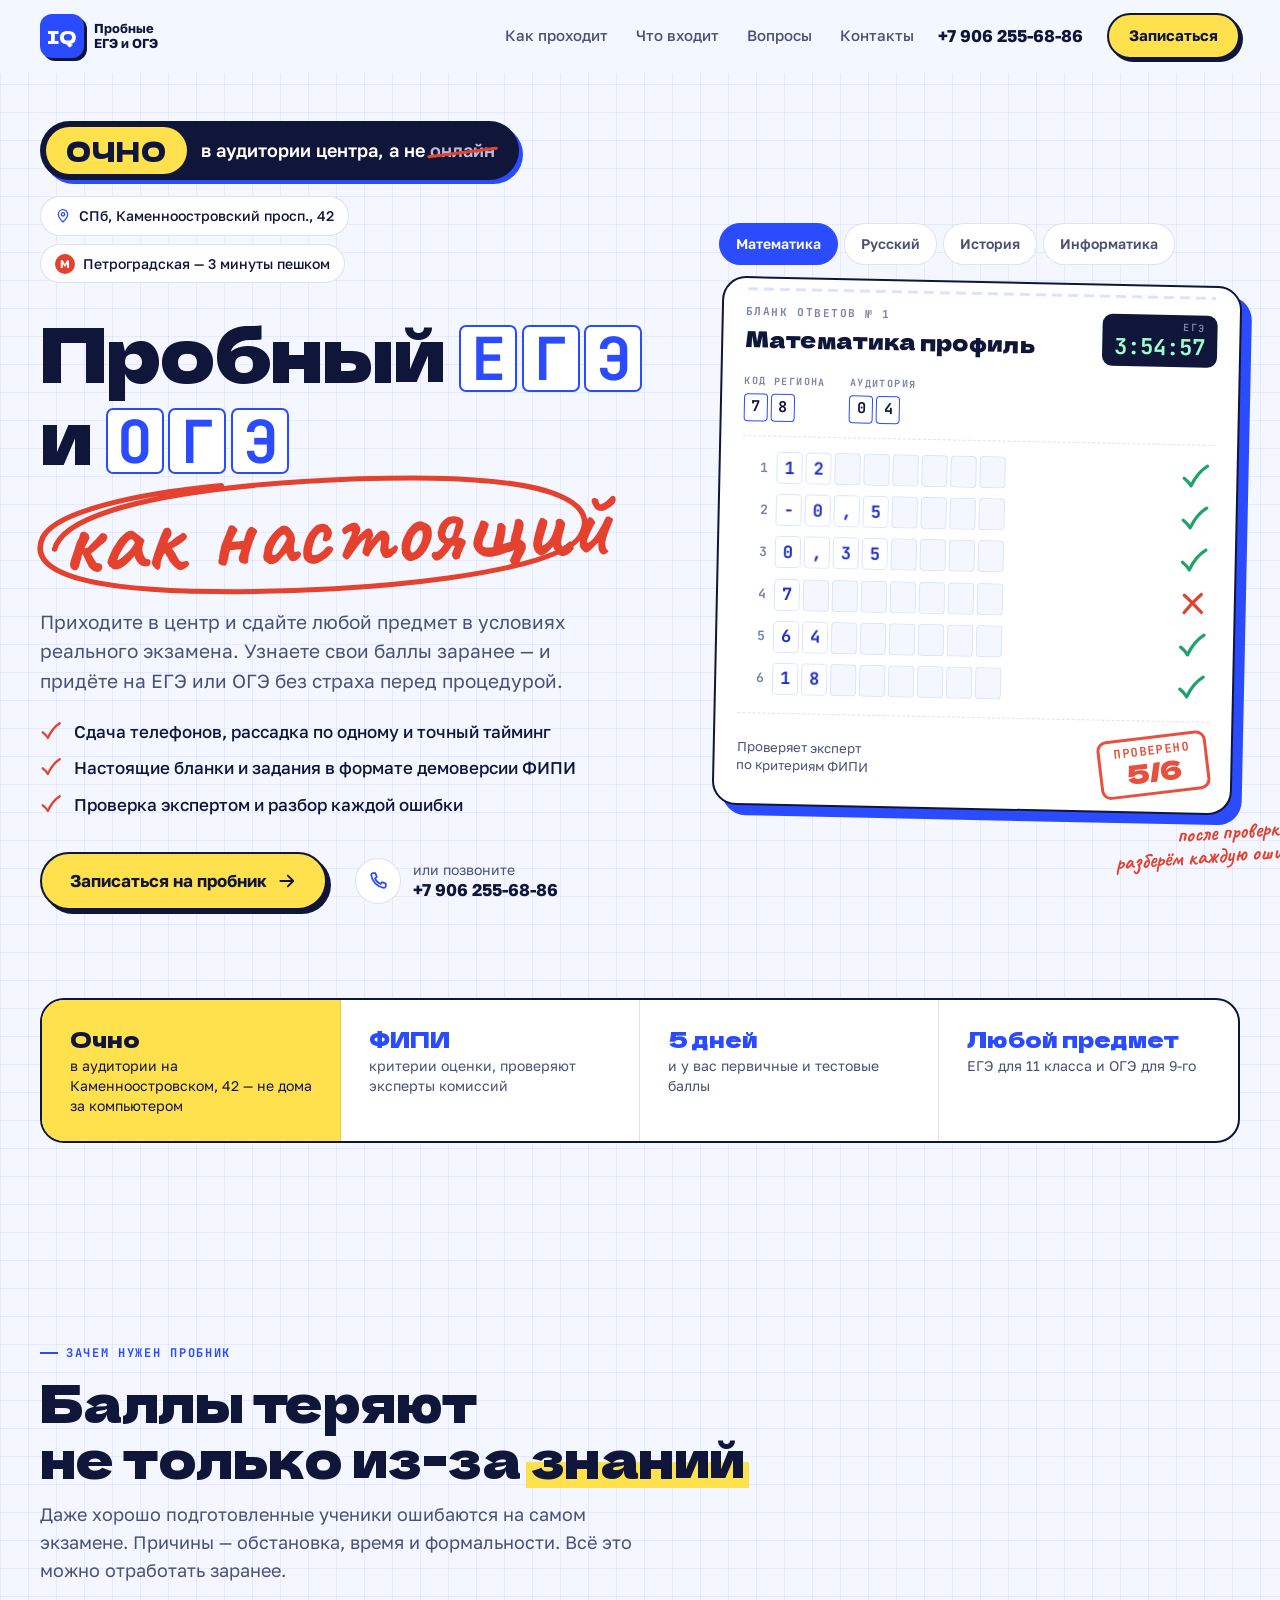
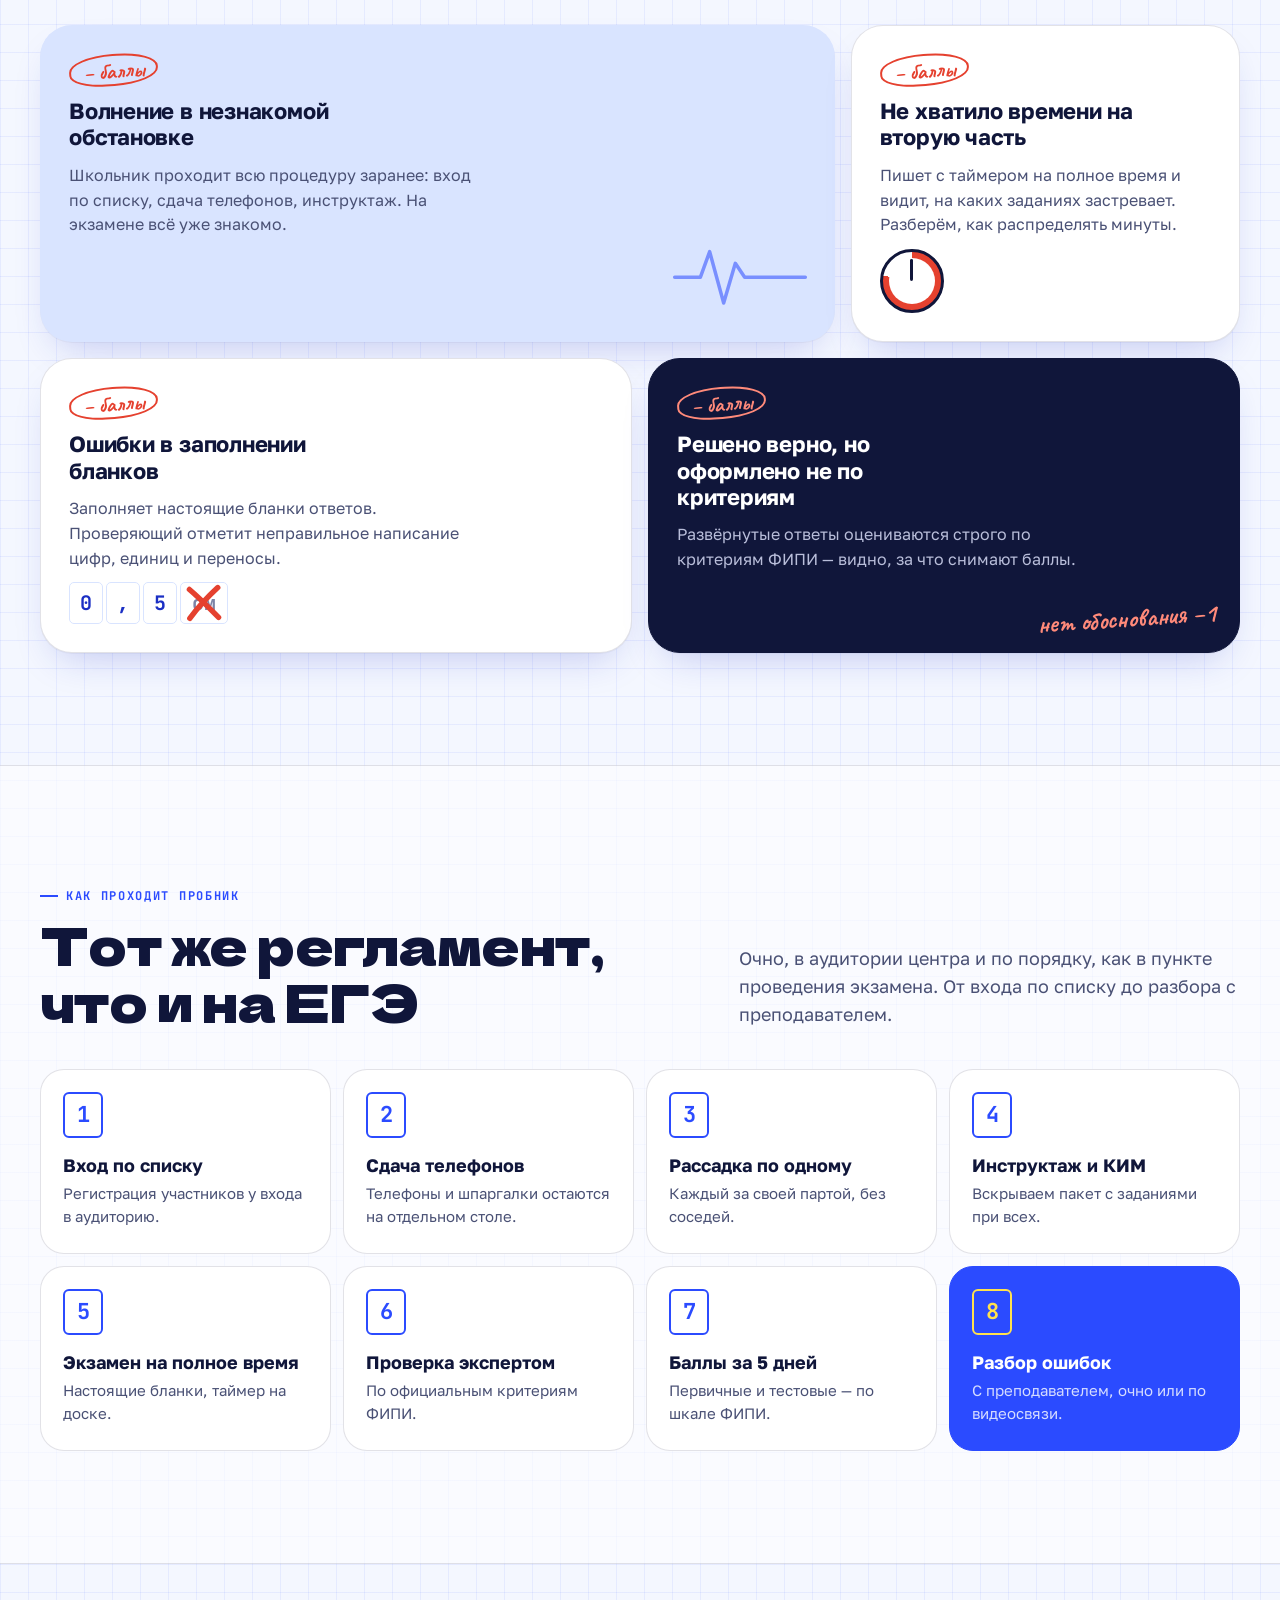
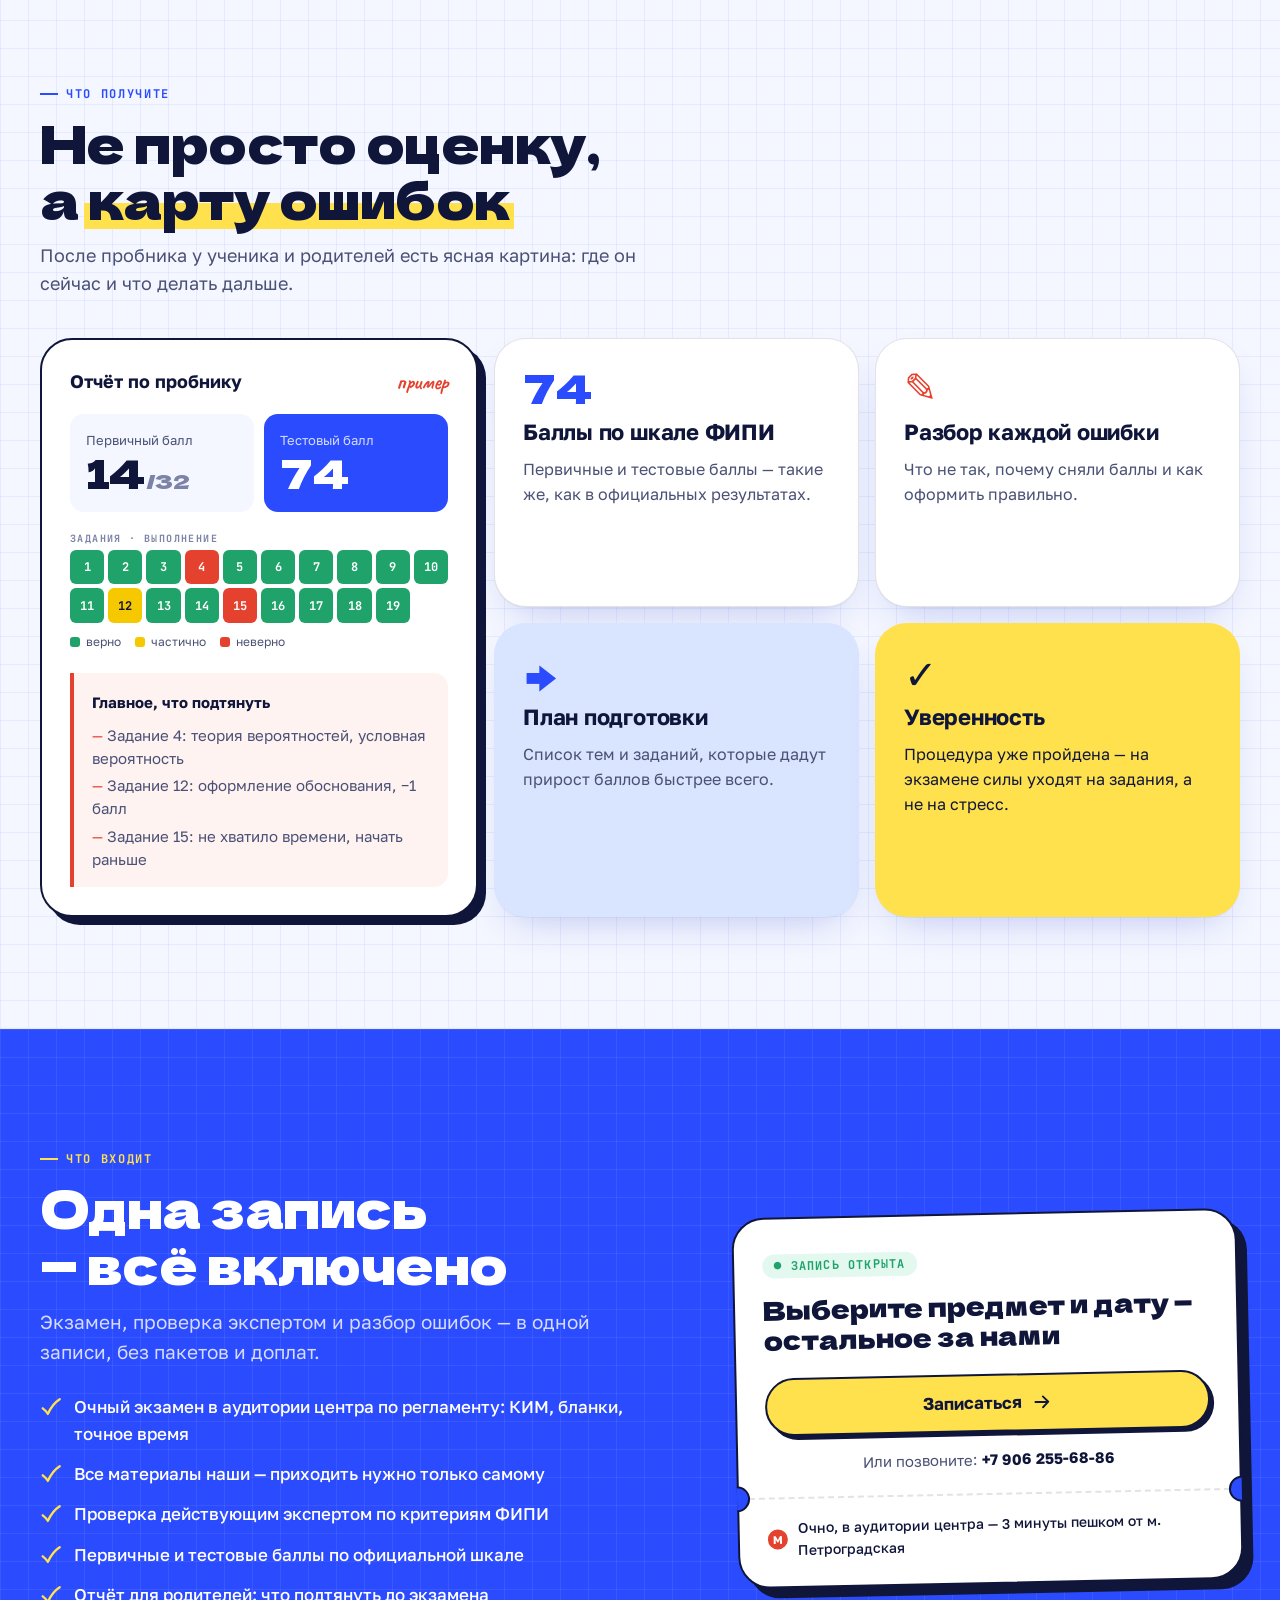
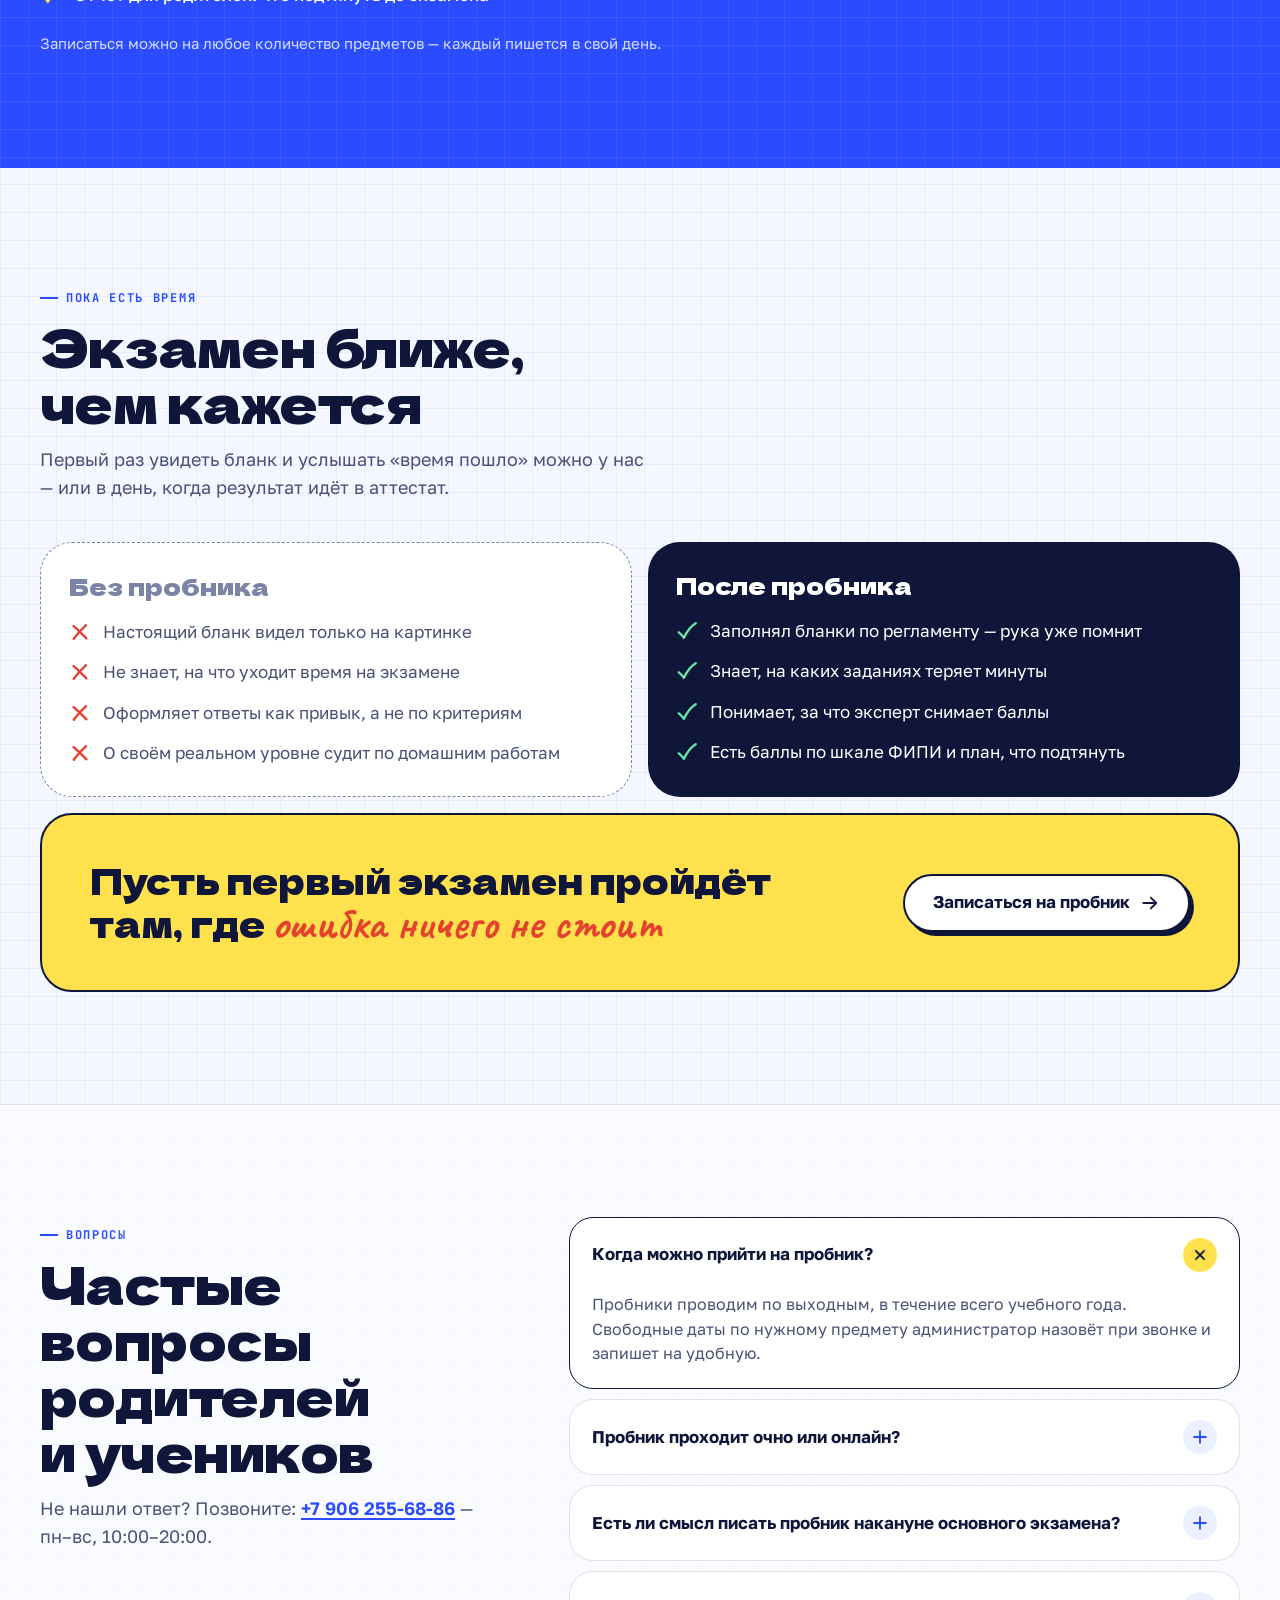
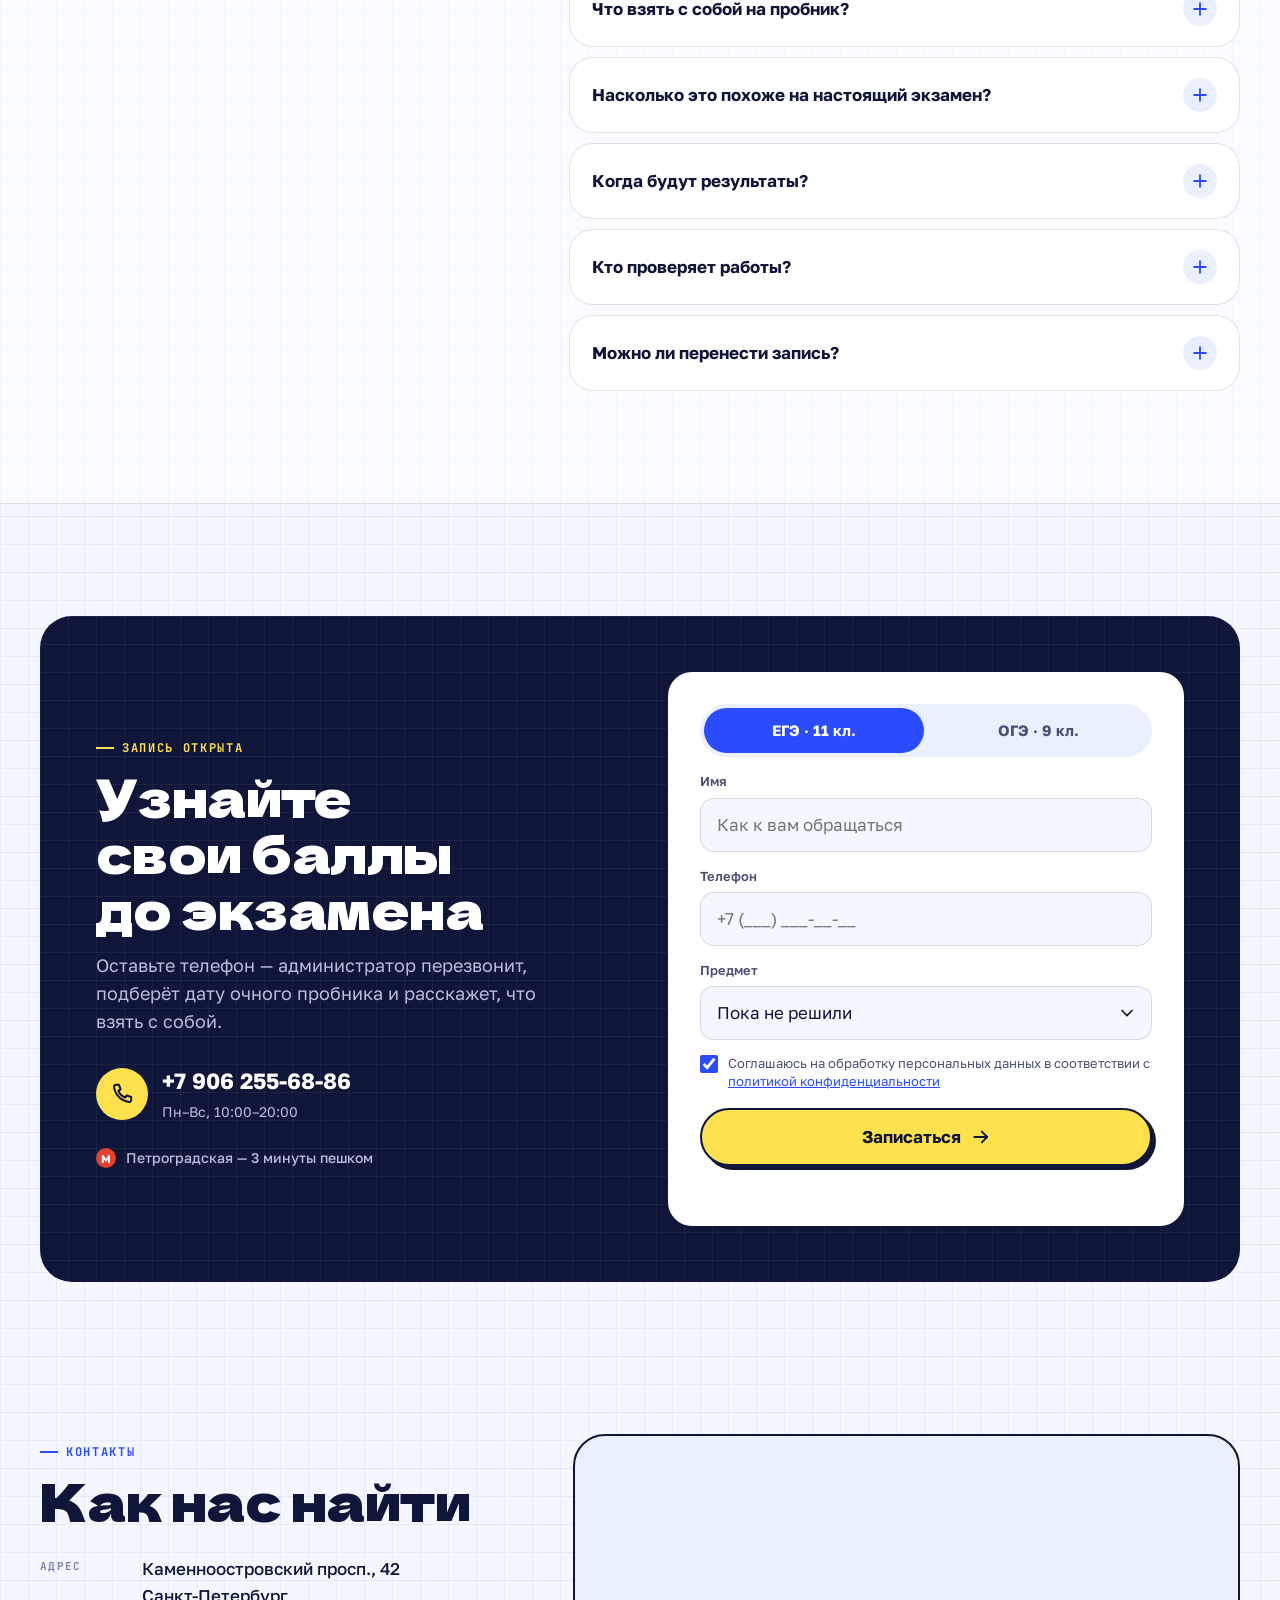
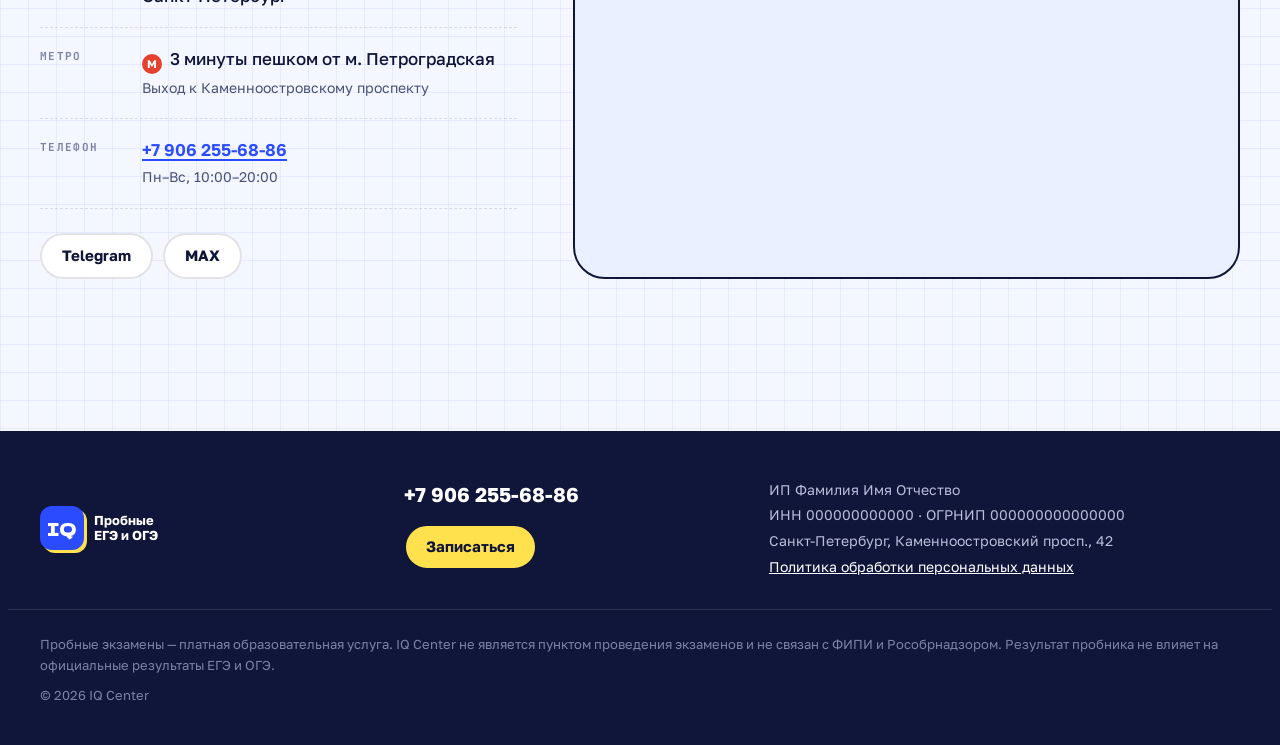
<file: index.html>
<!doctype html>
<html lang="ru">
<head>
  <meta charset="utf-8">
  <meta name="viewport" content="width=device-width, initial-scale=1">
  <title>Пробный ЕГЭ и ОГЭ очно в Санкт-Петербурге — как на настоящем экзамене | IQ Center</title>
  <meta name="description" content="Очные пробные экзамены ЕГЭ и ОГЭ по всем предметам в условиях реального экзамена: бланки, регламент, тайминг. Проверка экспертами по критериям ФИПИ и разбор ошибок. 3 минуты пешком от метро Петроградская.">
  <meta name="theme-color" content="#2B4BFF">
  <link rel="canonical" href="https://example.ru/">
  <link rel="icon" href="favicon.svg" type="image/svg+xml">

  <meta property="og:type" content="website">
  <meta property="og:locale" content="ru_RU">
  <meta property="og:site_name" content="IQ Center">
  <meta property="og:title" content="Пробный ЕГЭ и ОГЭ очно в Санкт-Петербурге — как на настоящем экзамене">
  <meta property="og:description" content="Очно, по регламенту, на настоящих бланках. Проверка экспертом по критериям ФИПИ и разбор каждой ошибки. 3 минуты от м. Петроградская.">
  <meta property="og:url" content="https://example.ru/">

  <link rel="preconnect" href="https://fonts.googleapis.com">
  <link rel="preconnect" href="https://fonts.gstatic.com" crossorigin>
  <link href="https://fonts.googleapis.com/css2?family=Caveat:wght@500;700&family=Dela+Gothic+One&family=Golos+Text:wght@400;500;600;700&family=JetBrains+Mono:wght@500;700&display=swap" rel="stylesheet">
  <link rel="stylesheet" href="assets/css/style.css">

  <script type="application/ld+json">
  [{"@context":"https://schema.org","@type":["EducationalOrganization","LocalBusiness"],"name":"IQ Center","description":"Пробные экзамены ЕГЭ и ОГЭ по всем предметам в условиях реального экзамена: бланки, регламент, тайминг. Проверка экспертами по критериям ФИПИ и разбор ошибок. 3 минуты пешком от метро Петроградская.","url":"https://example.ru","telephone":"+7 906 255-68-86","address":{"@type":"PostalAddress","streetAddress":"Каменноостровский просп., 42","addressLocality":"Санкт-Петербург","postalCode":"197022","addressCountry":"RU"},"geo":{"@type":"GeoCoordinates","latitude":59.966858,"longitude":30.309644},"openingHours":"Mo-Su 10:00-20:00"},
  {"@context":"https://schema.org","@type":"Service","name":"Пробный экзамен ЕГЭ или ОГЭ","provider":{"@type":"EducationalOrganization","name":"IQ Center"},"areaServed":"Санкт-Петербург"},
  {"@context":"https://schema.org","@type":"FAQPage","mainEntity":[
    {"@type":"Question","name":"Когда можно прийти на пробник?","acceptedAnswer":{"@type":"Answer","text":"Пробники проводим по выходным, в течение всего учебного года. Свободные даты по нужному предмету администратор назовёт при звонке и запишет на удобную."}},
    {"@type":"Question","name":"Пробник проходит очно или онлайн?","acceptedAnswer":{"@type":"Answer","text":"Только очно, в аудитории центра на Каменноостровском проспекте, 42 — в этом и смысл. Дома невозможно повторить экзаменационную обстановку: рассадку по одному, сданные телефоны, бумажные бланки и человека, который следит за временем. Онлайн-тесты мы не проводим."}},
    {"@type":"Question","name":"Есть ли смысл писать пробник накануне основного экзамена?","acceptedAnswer":{"@type":"Answer","text":"Да. Пробник за несколько дней до экзамена снимает тревогу: ученик ещё раз проходит всю процедуру, привыкает к обстановке, ритму и времени — и на экзамен приходит как на уже знакомое событие. Важно: результаты такого пробника мы сообщаем только после основного экзамена, чтобы баллы не выбили из колеи в последние дни. Его задача — настроиться, а не проверить себя."}},
    {"@type":"Question","name":"Что взять с собой на пробник?","acceptedAnswer":{"@type":"Answer","text":"Ничего брать не нужно — всё предоставим: бланки, задания, ручки, черновики и разрешённые материалы по вашему предмету."}},
    {"@type":"Question","name":"Насколько это похоже на настоящий экзамен?","acceptedAnswer":{"@type":"Answer","text":"Воспроизводим регламент: вход по списку, сдача телефонов, рассадка по одному, инструктаж, вскрытие пакета с КИМ, заполнение бланков и точное время. Задания — в формате актуальной демоверсии ФИПИ."}},
    {"@type":"Question","name":"Когда будут результаты?","acceptedAnswer":{"@type":"Answer","text":"Первичные и тестовые баллы — в течение 5 рабочих дней. Затем разбор с преподавателем: очно в центре или по видеосвязи, как удобнее."}},
    {"@type":"Question","name":"Кто проверяет работы?","acceptedAnswer":{"@type":"Answer","text":"Действующие эксперты предметных комиссий ЕГЭ и ОГЭ. Задания с развёрнутым ответом проверяются по официальным критериям ФИПИ — так же, как на настоящем экзамене."}},
    {"@type":"Question","name":"Можно ли перенести запись?","acceptedAnswer":{"@type":"Answer","text":"Да. Сообщите нам не позднее чем за 24 часа до начала — перенесём на другую дату."}}
  ]}]
  </script>
</head>
<!-- Яндекс.Метрика: впишите номер счётчика в data-metrika, счётчик подключится сам -->
<body data-metrika="">

<!-- SVG-спрайт: каракули «красной ручки» и иконки -->
<svg width="0" height="0" style="position:absolute" aria-hidden="true">
  <defs>
    <symbol id="i-check" viewBox="0 0 24 24"><path d="M3 13.5c2.2 1.6 4 3.6 5.6 6C11.8 12.4 16 7 21.5 3.5" fill="none" stroke="currentColor" stroke-width="2.6" stroke-linecap="round" stroke-linejoin="round"/></symbol>
    <symbol id="i-cross" viewBox="0 0 24 24"><path d="M5 5.5c4.8 4 9.2 8.6 14 13.4M18.6 4.6C13.4 9.4 9 14.2 5.2 19.4" fill="none" stroke="currentColor" stroke-width="2.6" stroke-linecap="round"/></symbol>
    <symbol id="i-phone" viewBox="0 0 24 24"><path d="M6.6 3.5h2.6l1.5 4.2-2 1.4a11.5 11.5 0 0 0 6.2 6.2l1.4-2 4.2 1.5v2.6a2 2 0 0 1-2.2 2A16.5 16.5 0 0 1 4.6 5.7a2 2 0 0 1 2-2.2Z" fill="none" stroke="currentColor" stroke-width="1.9" stroke-linejoin="round"/></symbol>
    <symbol id="i-arrow" viewBox="0 0 24 24"><path d="M4 12h15m-6-6.5L19.5 12 13 18.5" fill="none" stroke="currentColor" stroke-width="2.2" stroke-linecap="round" stroke-linejoin="round"/></symbol>
    <symbol id="i-pin" viewBox="0 0 24 24"><path d="M12 21s7-6.2 7-11.5A7 7 0 0 0 5 9.5C5 14.8 12 21 12 21Z" fill="none" stroke="currentColor" stroke-width="1.9"/><circle cx="12" cy="9.5" r="2.5" fill="none" stroke="currentColor" stroke-width="1.9"/></symbol>
    <symbol id="i-plus" viewBox="0 0 24 24"><path d="M12 5v14M5 12h14" fill="none" stroke="currentColor" stroke-width="2.2" stroke-linecap="round"/></symbol>
  </defs>
</svg>

<header class="header" id="top">
  <div class="wrap header__row">
    <a class="logo" href="#top" aria-label="IQ Center — на главную">
      <span class="logo__mark">IQ</span>
      <span class="logo__text">Пробные<br>ЕГЭ и ОГЭ</span>
    </a>
    <nav class="nav" aria-label="Разделы">
      <a href="#how">Как проходит</a>
      <a href="#prices">Что входит</a>
      <a href="#faq">Вопросы</a>
      <a href="#contacts">Контакты</a>
    </nav>
    <a class="header__phone js-phone" href="tel:+79062556886">+7 906 255-68-86</a>
    <a class="btn btn--marker btn--sm header__cta" href="#form">Записаться</a>
  </div>
</header>

<main>

  <!-- ============ HERO ============ -->
  <section class="hero">
    <div class="wrap hero__grid">
      <div class="hero__copy">
        <p class="offline">
          <span class="offline__tag">Очно</span>
          <span class="offline__text">в аудитории центра, а&nbsp;не&nbsp;<s>онлайн</s></span>
        </p>

        <div class="chips">
          <span class="chip"><svg><use href="#i-pin"/></svg>СПб, Каменноостровский просп., 42</span>
          <span class="chip chip--metro"><b>М</b>Петроградская — 3 минуты пешком</span>
        </div>

        <h1 class="hero__title">
          Пробный <span class="cells" aria-label="ЕГЭ"><i>Е</i><i>Г</i><i>Э</i></span> и&nbsp;<span class="cells" aria-label="ОГЭ"><i>О</i><i>Г</i><i>Э</i></span>
          <span class="hero__hand">как настоящий
            <svg class="hero__loop" viewBox="0 0 420 110" preserveAspectRatio="none" aria-hidden="true"><path d="M30 60C40 20 180 8 300 14c90 5 118 26 104 50-16 28-150 40-262 34C60 94 8 80 22 50 32 30 90 18 150 14" fill="none" stroke="currentColor" stroke-width="4" stroke-linecap="round"/></svg>
          </span>
        </h1>

        <p class="hero__lead">Приходите в центр и сдайте любой предмет в условиях реального экзамена. Узнаете свои баллы заранее — и придёте на ЕГЭ или ОГЭ без страха перед процедурой.</p>

        <ul class="ticks">
          <li><svg><use href="#i-check"/></svg>Сдача телефонов, рассадка по одному и точный тайминг</li>
          <li><svg><use href="#i-check"/></svg>Настоящие бланки и задания в формате демоверсии ФИПИ</li>
          <li><svg><use href="#i-check"/></svg>Проверка экспертом и разбор каждой ошибки</li>
        </ul>

        <div class="hero__actions">
          <a class="btn btn--marker" href="#form">Записаться на пробник<svg><use href="#i-arrow"/></svg></a>
          <a class="hero__call js-phone" href="tel:+79062556886"><svg><use href="#i-phone"/></svg><span>или позвоните<br><b>+7 906 255-68-86</b></span></a>
        </div>
      </div>

      <!-- Бланк ответов — главный визуальный элемент -->
      <div class="hero__sheet">
        <div class="tabs" role="tablist" aria-label="Предмет на бланке">
          <button class="tab is-active" role="tab" aria-selected="true" data-subject="math">Математика</button>
          <button class="tab" role="tab" aria-selected="false" data-subject="rus">Русский</button>
          <button class="tab" role="tab" aria-selected="false" data-subject="hist">История</button>
          <button class="tab" role="tab" aria-selected="false" data-subject="inf">Информатика</button>
        </div>

        <div class="sheet" aria-live="polite">
          <div class="sheet__head">
            <div>
              <div class="sheet__kicker js-sheet-kicker">БЛАНК ОТВЕТОВ № 1</div>
              <div class="sheet__subject js-sheet-subject">Математика профиль</div>
            </div>
            <div class="sheet__timer"><small>ЕГЭ</small><span class="js-timer">3:55:00</span></div>
          </div>
          <div class="sheet__meta">
            <div><small>КОД РЕГИОНА</small><span class="mini-cells"><i>7</i><i>8</i></span></div>
            <div><small>АУДИТОРИЯ</small><span class="mini-cells"><i>0</i><i>4</i></span></div>
          </div>
          <ol class="sheet__rows js-sheet-rows"></ol>
          <div class="sheet__foot">
            <span class="sheet__note">Проверяет эксперт<br>по критериям ФИПИ</span>
            <span class="stamp js-stamp">ПРОВЕРЕНО<b class="js-score">5/6</b></span>
          </div>
        </div>
        <span class="margin-note margin-note--sheet" aria-hidden="true">после проверки —<br>разберём каждую ошибку</span>
      </div>
    </div>

    <div class="wrap">
      <ul class="facts">
        <li class="facts__main"><b>Очно</b><span>в аудитории на Каменноостровском, 42 — не дома за компьютером</span></li>
        <li><b>ФИПИ</b><span>критерии оценки, проверяют эксперты комиссий</span></li>
        <li><b>5 дней</b><span>и у вас первичные и тестовые баллы</span></li>
        <li><b>Любой предмет</b><span>ЕГЭ для 11 класса и ОГЭ для 9-го</span></li>
      </ul>
    </div>
  </section>

  <!-- ============ ПРОБЛЕМЫ ============ -->
  <section class="section" id="why">
    <div class="wrap">
      <div class="head">
        <p class="eyebrow">Зачем нужен пробник</p>
        <h2 class="h2">Баллы теряют не&nbsp;только из‑за <span class="hl">знаний</span></h2>
        <p class="head__lead">Даже хорошо подготовленные ученики ошибаются на самом экзамене. Причины — обстановка, время и формальности. Всё это можно отработать заранее.</p>
      </div>

      <div class="bento bento--why">
        <article class="card card--blue reveal">
          <span class="card__tag">−&nbsp;баллы</span>
          <h3>Волнение в незнакомой обстановке</h3>
          <p>Школьник проходит всю процедуру заранее: вход по списку, сдача телефонов, инструктаж. На экзамене всё уже знакомо.</p>
          <svg class="doodle doodle--heart" viewBox="0 0 120 80" aria-hidden="true"><path d="M4 44h22l8-22 12 44 10-34 8 12h52" fill="none" stroke="currentColor" stroke-width="3" stroke-linecap="round" stroke-linejoin="round"/></svg>
        </article>
        <article class="card reveal">
          <span class="card__tag">−&nbsp;баллы</span>
          <h3>Не хватило времени на вторую часть</h3>
          <p>Пишет с таймером на полное время и видит, на каких заданиях застревает. Разберём, как распределять минуты.</p>
          <div class="clock" aria-hidden="true"><span class="clock__hand"></span></div>
        </article>
        <article class="card reveal">
          <span class="card__tag">−&nbsp;баллы</span>
          <h3>Ошибки в заполнении бланков</h3>
          <p>Заполняет настоящие бланки ответов. Проверяющий отметит неправильное написание цифр, единиц и переносы.</p>
          <div class="wrong-cells" aria-hidden="true"><i>0</i><i>,</i><i>5</i><i class="bad">см</i><svg><use href="#i-cross"/></svg></div>
        </article>
        <article class="card card--ink reveal">
          <span class="card__tag">−&nbsp;баллы</span>
          <h3>Решено верно, но оформлено не по критериям</h3>
          <p>Развёрнутые ответы оцениваются строго по критериям ФИПИ — видно, за что снимают баллы.</p>
          <span class="margin-note margin-note--card" aria-hidden="true">нет обоснования −1</span>
        </article>
      </div>
    </div>
  </section>

  <!-- ============ РЕГЛАМЕНТ ============ -->
  <section class="section section--paper" id="how">
    <div class="wrap">
      <div class="head head--row">
        <div>
          <p class="eyebrow">Как проходит пробник</p>
          <h2 class="h2">Тот же регламент, что&nbsp;и&nbsp;на&nbsp;ЕГЭ</h2>
        </div>
        <p class="head__lead">Очно, в аудитории центра и по порядку, как в пункте проведения экзамена. От входа по списку до разбора с преподавателем.</p>
      </div>

      <ol class="steps">
        <li class="step reveal"><span class="step__n">1</span><h3>Вход по списку</h3><p>Регистрация участников у входа в аудиторию.</p></li>
        <li class="step reveal"><span class="step__n">2</span><h3>Сдача телефонов</h3><p>Телефоны и шпаргалки остаются на отдельном столе.</p></li>
        <li class="step reveal"><span class="step__n">3</span><h3>Рассадка по одному</h3><p>Каждый за своей партой, без соседей.</p></li>
        <li class="step reveal"><span class="step__n">4</span><h3>Инструктаж и КИМ</h3><p>Вскрываем пакет с заданиями при всех.</p></li>
        <li class="step reveal"><span class="step__n">5</span><h3>Экзамен на полное время</h3><p>Настоящие бланки, таймер на доске.</p></li>
        <li class="step reveal"><span class="step__n">6</span><h3>Проверка экспертом</h3><p>По официальным критериям ФИПИ.</p></li>
        <li class="step reveal"><span class="step__n">7</span><h3>Баллы за 5 дней</h3><p>Первичные и тестовые — по шкале ФИПИ.</p></li>
        <li class="step step--final reveal"><span class="step__n">8</span><h3>Разбор ошибок</h3><p>С преподавателем, очно или по видеосвязи.</p></li>
      </ol>
    </div>
  </section>

  <!-- ============ ЧТО ПОЛУЧИТЕ ============ -->
  <section class="section" id="result">
    <div class="wrap">
      <div class="head">
        <p class="eyebrow">Что получите</p>
        <h2 class="h2">Не просто оценку, а&nbsp;<span class="hl">карту ошибок</span></h2>
        <p class="head__lead">После пробника у ученика и родителей есть ясная картина: где он сейчас и что делать дальше.</p>
      </div>

      <div class="bento bento--result">
        <article class="report reveal" aria-label="Пример отчёта по пробнику">
          <div class="report__top">
            <span class="report__title">Отчёт по пробнику</span>
            <span class="report__ex">пример</span>
          </div>
          <div class="report__scores">
            <div><small>Первичный балл</small><b>14<span>/32</span></b></div>
            <div class="report__test"><small>Тестовый балл</small><b>74</b></div>
          </div>
          <small class="report__label">ЗАДАНИЯ · ВЫПОЛНЕНИЕ</small>
          <div class="report__grid js-report-grid"></div>
          <div class="report__legend"><span><i class="ok"></i>верно</span><span><i class="part"></i>частично</span><span><i class="bad"></i>неверно</span></div>
          <div class="report__todo">
            <b>Главное, что подтянуть</b>
            <ul>
              <li>Задание 4: теория вероятностей, условная вероятность</li>
              <li>Задание 12: оформление обоснования, −1 балл</li>
              <li>Задание 15: не хватило времени, начать раньше</li>
            </ul>
          </div>
        </article>

        <article class="card card--sm reveal"><span class="card__num">74</span><h3>Баллы по шкале ФИПИ</h3><p>Первичные и тестовые баллы — такие же, как в официальных результатах.</p></article>
        <article class="card card--sm reveal"><span class="card__num card__num--red">✎</span><h3>Разбор каждой ошибки</h3><p>Что не так, почему сняли баллы и как оформить правильно.</p></article>
        <article class="card card--sm card--blue reveal"><span class="card__num">→</span><h3>План подготовки</h3><p>Список тем и заданий, которые дадут прирост баллов быстрее всего.</p></article>
        <article class="card card--sm card--marker reveal"><span class="card__num">✓</span><h3>Уверенность</h3><p>Процедура уже пройдена — на экзамене силы уходят на задания, а не на стресс.</p></article>
      </div>
    </div>
  </section>

  <!-- ============ ЧТО ВХОДИТ ============ -->
  <section class="section section--blue" id="prices">
    <div class="wrap">
      <div class="offer">
        <div class="offer__main">
          <p class="eyebrow eyebrow--light">Что входит</p>
          <h2 class="h2 h2--light">Одна запись — всё&nbsp;включено</h2>
          <p class="offer__lead">Экзамен, проверка экспертом и разбор ошибок — в одной записи, без пакетов и доплат.</p>
          <ul class="offer__list">
            <li><svg><use href="#i-check"/></svg>Очный экзамен в аудитории центра по регламенту: КИМ, бланки, точное время</li>
            <li><svg><use href="#i-check"/></svg>Все материалы наши — приходить нужно только самому</li>
            <li><svg><use href="#i-check"/></svg>Проверка действующим экспертом по критериям ФИПИ</li>
            <li><svg><use href="#i-check"/></svg>Первичные и тестовые баллы по официальной шкале</li>
            <li><svg><use href="#i-check"/></svg>Отчёт для родителей: что подтянуть до экзамена</li>
          </ul>
          <p class="offer__small">Записаться можно на любое количество предметов — каждый пишется в свой день.</p>
        </div>
        <div class="ticket">
          <span class="ticket__badge">Запись открыта</span>
          <p class="ticket__title">Выберите предмет и&nbsp;дату — остальное за&nbsp;нами</p>
          <a class="btn btn--marker btn--wide" href="#form">Записаться<svg><use href="#i-arrow"/></svg></a>
          <a class="ticket__phone js-phone" href="tel:+79062556886">Или позвоните: <b>+7 906 255-68-86</b></a>
          <div class="ticket__cut" aria-hidden="true"></div>
          <p class="ticket__metro"><b>М</b>Очно, в аудитории центра — 3 минуты пешком от м. Петроградская</p>
        </div>
      </div>
    </div>
  </section>

  <!-- ============ ДО / ПОСЛЕ ============ -->
  <section class="section" id="compare">
    <div class="wrap">
      <div class="head">
        <p class="eyebrow">Пока есть время</p>
        <h2 class="h2">Экзамен ближе, чем&nbsp;кажется</h2>
        <p class="head__lead">Первый раз увидеть бланк и услышать «время пошло» можно у нас — или в день, когда результат идёт в аттестат.</p>
      </div>

      <div class="compare">
        <div class="compare__col compare__col--before reveal">
          <h3>Без пробника</h3>
          <ul>
            <li><svg><use href="#i-cross"/></svg>Настоящий бланк видел только на картинке</li>
            <li><svg><use href="#i-cross"/></svg>Не знает, на что уходит время на экзамене</li>
            <li><svg><use href="#i-cross"/></svg>Оформляет ответы как привык, а не по критериям</li>
            <li><svg><use href="#i-cross"/></svg>О своём реальном уровне судит по домашним работам</li>
          </ul>
        </div>
        <div class="compare__col compare__col--after reveal">
          <h3>После пробника</h3>
          <ul>
            <li><svg><use href="#i-check"/></svg>Заполнял бланки по регламенту — рука уже помнит</li>
            <li><svg><use href="#i-check"/></svg>Знает, на каких заданиях теряет минуты</li>
            <li><svg><use href="#i-check"/></svg>Понимает, за что эксперт снимает баллы</li>
            <li><svg><use href="#i-check"/></svg>Есть баллы по шкале ФИПИ и план, что подтянуть</li>
          </ul>
        </div>
      </div>

      <div class="banner reveal">
        <p class="banner__text">Пусть первый экзамен пройдёт там, где <span class="banner__hand">ошибка ничего не&nbsp;стоит</span></p>
        <a class="btn btn--marker" href="#form">Записаться на пробник<svg><use href="#i-arrow"/></svg></a>
      </div>
    </div>
  </section>

  <!-- ============ FAQ ============ -->
  <section class="section section--paper" id="faq">
    <div class="wrap faq">
      <div class="faq__side">
        <p class="eyebrow">Вопросы</p>
        <h2 class="h2">Частые вопросы родителей и&nbsp;учеников</h2>
        <p class="head__lead">Не нашли ответ? Позвоните: <a class="link js-phone" href="tel:+79062556886">+7 906 255-68-86</a> — пн–вс, 10:00–20:00.</p>
      </div>
      <div class="faq__list">
        <details class="qa" open>
          <summary>Когда можно прийти на пробник?<svg><use href="#i-plus"/></svg></summary>
          <p>Пробники проводим по выходным, в течение всего учебного года. Свободные даты по нужному предмету администратор назовёт при звонке и запишет на удобную.</p>
        </details>
        <details class="qa">
          <summary>Пробник проходит очно или онлайн?<svg><use href="#i-plus"/></svg></summary>
          <p>Только очно, в аудитории центра на Каменноостровском проспекте, 42 — в этом и смысл. Дома невозможно повторить экзаменационную обстановку: рассадку по одному, сданные телефоны, бумажные бланки и человека, который следит за временем. Онлайн-тесты мы не проводим.</p>
        </details>
        <details class="qa">
          <summary>Есть ли смысл писать пробник накануне основного экзамена?<svg><use href="#i-plus"/></svg></summary>
          <p>Да. Пробник за несколько дней до экзамена снимает тревогу: ученик ещё раз проходит всю процедуру, привыкает к обстановке, ритму и времени — и на экзамен приходит как на уже знакомое событие. Важно: результаты такого пробника мы сообщаем только после основного экзамена, чтобы баллы не выбили из колеи в последние дни. Его задача — настроиться, а не проверить себя.</p>
        </details>
        <details class="qa">
          <summary>Что взять с собой на пробник?<svg><use href="#i-plus"/></svg></summary>
          <p>Ничего брать не нужно — всё предоставим: бланки, задания, ручки, черновики и разрешённые материалы по вашему предмету.</p>
        </details>
        <details class="qa">
          <summary>Насколько это похоже на настоящий экзамен?<svg><use href="#i-plus"/></svg></summary>
          <p>Воспроизводим регламент: вход по списку, сдача телефонов, рассадка по одному, инструктаж, вскрытие пакета с КИМ, заполнение бланков и точное время. Задания — в формате актуальной демоверсии ФИПИ.</p>
        </details>
        <details class="qa">
          <summary>Когда будут результаты?<svg><use href="#i-plus"/></svg></summary>
          <p>Первичные и тестовые баллы — в течение 5 рабочих дней. Затем разбор с преподавателем: очно в центре или по видеосвязи, как удобнее.</p>
        </details>
        <details class="qa">
          <summary>Кто проверяет работы?<svg><use href="#i-plus"/></svg></summary>
          <p>Действующие эксперты предметных комиссий ЕГЭ и ОГЭ. Задания с развёрнутым ответом проверяются по официальным критериям ФИПИ — так же, как на настоящем экзамене.</p>
        </details>
        <details class="qa">
          <summary>Можно ли перенести запись?<svg><use href="#i-plus"/></svg></summary>
          <p>Да. Сообщите нам не позднее чем за 24 часа до начала — перенесём на другую дату.</p>
        </details>
      </div>
    </div>
  </section>

  <!-- ============ ФОРМА ============ -->
  <section class="section" id="form">
    <div class="wrap">
      <div class="lead-box">
        <div class="lead-box__copy">
          <p class="eyebrow eyebrow--light">Запись открыта</p>
          <h2 class="h2 h2--light">Узнайте свои баллы до&nbsp;экзамена</h2>
          <p class="lead-box__text">Оставьте телефон — администратор перезвонит, подберёт дату очного пробника и расскажет, что взять с собой.</p>
          <a class="lead-box__phone js-phone" href="tel:+79062556886"><svg><use href="#i-phone"/></svg><span><b>+7 906 255-68-86</b><small>Пн–Вс, 10:00–20:00</small></span></a>
          <p class="lead-box__metro"><b>М</b>Петроградская — 3 минуты пешком</p>
        </div>

        <form class="form js-form" action="send.php" method="post" novalidate>
          <div class="seg" role="radiogroup" aria-label="Экзамен">
            <label><input type="radio" name="exam" value="ЕГЭ" checked><span>ЕГЭ · 11 кл.</span></label>
            <label><input type="radio" name="exam" value="ОГЭ"><span>ОГЭ · 9 кл.</span></label>
          </div>

          <label class="field">
            <span class="field__label">Имя</span>
            <input type="text" name="name" autocomplete="name" placeholder="Как к вам обращаться" maxlength="80">
          </label>
          <label class="field">
            <span class="field__label">Телефон</span>
            <input type="tel" name="phone" autocomplete="tel" inputmode="tel" placeholder="+7 (___) ___-__-__" required>
            <span class="field__error">Проверьте номер: нужно 10 цифр после +7</span>
          </label>
          <label class="field">
            <span class="field__label">Предмет</span>
            <select name="subject">
              <option>Пока не решили</option>
              <option>Русский язык</option>
              <option>Математика профиль</option>
              <option>Математика база</option>
              <option>Обществознание</option>
              <option>Физика</option>
              <option>Химия</option>
              <option>Биология</option>
              <option>История</option>
              <option>Информатика</option>
              <option>Литература</option>
              <option>Английский язык</option>
              <option>География</option>
              <option>Несколько предметов</option>
            </select>
          </label>

          <!-- антиспам: поле-ловушка, люди его не видят -->
          <input class="hp" type="text" name="website" tabindex="-1" autocomplete="off" aria-hidden="true">
          <input type="hidden" name="utm_source"><input type="hidden" name="utm_medium"><input type="hidden" name="utm_campaign"><input type="hidden" name="utm_content"><input type="hidden" name="utm_term"><input type="hidden" name="yclid">

          <label class="agree">
            <input type="checkbox" name="agree" value="1" checked required>
            <span>Соглашаюсь на обработку персональных данных в соответствии с <a href="privacy/" target="_blank">политикой конфиденциальности</a></span>
          </label>

          <button class="btn btn--marker btn--wide" type="submit">Записаться<svg><use href="#i-arrow"/></svg></button>
          <p class="form__status js-form-status" role="status"></p>
        </form>
      </div>
    </div>
  </section>

  <!-- ============ КОНТАКТЫ ============ -->
  <section class="section section--tight" id="contacts">
    <div class="wrap contacts">
      <div class="contacts__info">
        <p class="eyebrow">Контакты</p>
        <h2 class="h2">Как нас найти</h2>
        <dl class="contacts__list">
          <div><dt>Адрес</dt><dd>Каменноостровский просп., 42<br>Санкт-Петербург</dd></div>
          <div><dt>Метро</dt><dd><span class="metro-dot">М</span>3 минуты пешком от м. Петроградская<br><small>Выход к Каменноостровскому проспекту</small></dd></div>
          <div><dt>Телефон</dt><dd><a class="link js-phone" href="tel:+79062556886">+7 906 255-68-86</a><br><small>Пн–Вс, 10:00–20:00</small></dd></div>
        </dl>
        <div class="messengers">
          <a class="btn btn--ghost btn--sm" href="https://t.me/" target="_blank" rel="noopener">Telegram</a>
          <a class="btn btn--ghost btn--sm" href="https://max.ru/" target="_blank" rel="noopener">MAX</a>
        </div>
      </div>
      <div class="map">
        <iframe title="IQ Center на карте: Каменноостровский просп., 42" loading="lazy" src="https://yandex.ru/map-widget/v1/?ll=30.309644%2C59.966858&amp;z=16&amp;pt=30.309644%2C59.966858%2Cpm2rdm" allowfullscreen></iframe>
      </div>
    </div>
  </section>

</main>

<footer class="footer">
  <div class="wrap footer__grid">
    <a class="logo logo--light" href="#top"><span class="logo__mark">IQ</span><span class="logo__text">Пробные<br>ЕГЭ и ОГЭ</span></a>
    <div class="footer__col">
      <a class="footer__phone js-phone" href="tel:+79062556886">+7 906 255-68-86</a>
      <a class="btn btn--marker btn--sm" href="#form">Записаться</a>
    </div>
    <div class="footer__legal">
      <p>ИП Фамилия Имя Отчество</p>
      <p>ИНН 000000000000 · ОГРНИП 000000000000000</p>
      <p>Санкт-Петербург, Каменноостровский просп., 42</p>
      <p><a href="privacy/">Политика обработки персональных данных</a></p>
    </div>
  </div>
  <div class="wrap footer__note">
    <p>Пробные экзамены — платная образовательная услуга. IQ Center не является пунктом проведения экзаменов и не связан с ФИПИ и Рособрнадзором. Результат пробника не влияет на официальные результаты ЕГЭ и ОГЭ.</p>
    <p>© <span class="js-year">2026</span> IQ Center</p>
  </div>
</footer>

<!-- Мобильная панель действий -->
<div class="dock">
  <a class="dock__call js-phone" href="tel:+79062556886" aria-label="Позвонить"><svg><use href="#i-phone"/></svg>Позвонить</a>
  <a class="btn btn--marker btn--sm" href="#form">Записаться</a>
</div>

<!-- Окно «Заявка отправлена» -->
<dialog class="modal js-modal">
  <div class="modal__box">
    <span class="modal__stamp">ПРИНЯТО</span>
    <h3>Заявка отправлена</h3>
    <p>Администратор перезвонит в ближайшее время — в рабочие часы, пн–вс с 10:00 до 20:00. Подберёт дату и расскажет, что взять с собой.</p>
    <form method="dialog"><button class="btn btn--marker btn--wide">Хорошо</button></form>
  </div>
</dialog>

<script src="assets/js/main.js" defer></script>
</body>
</html>
</file>
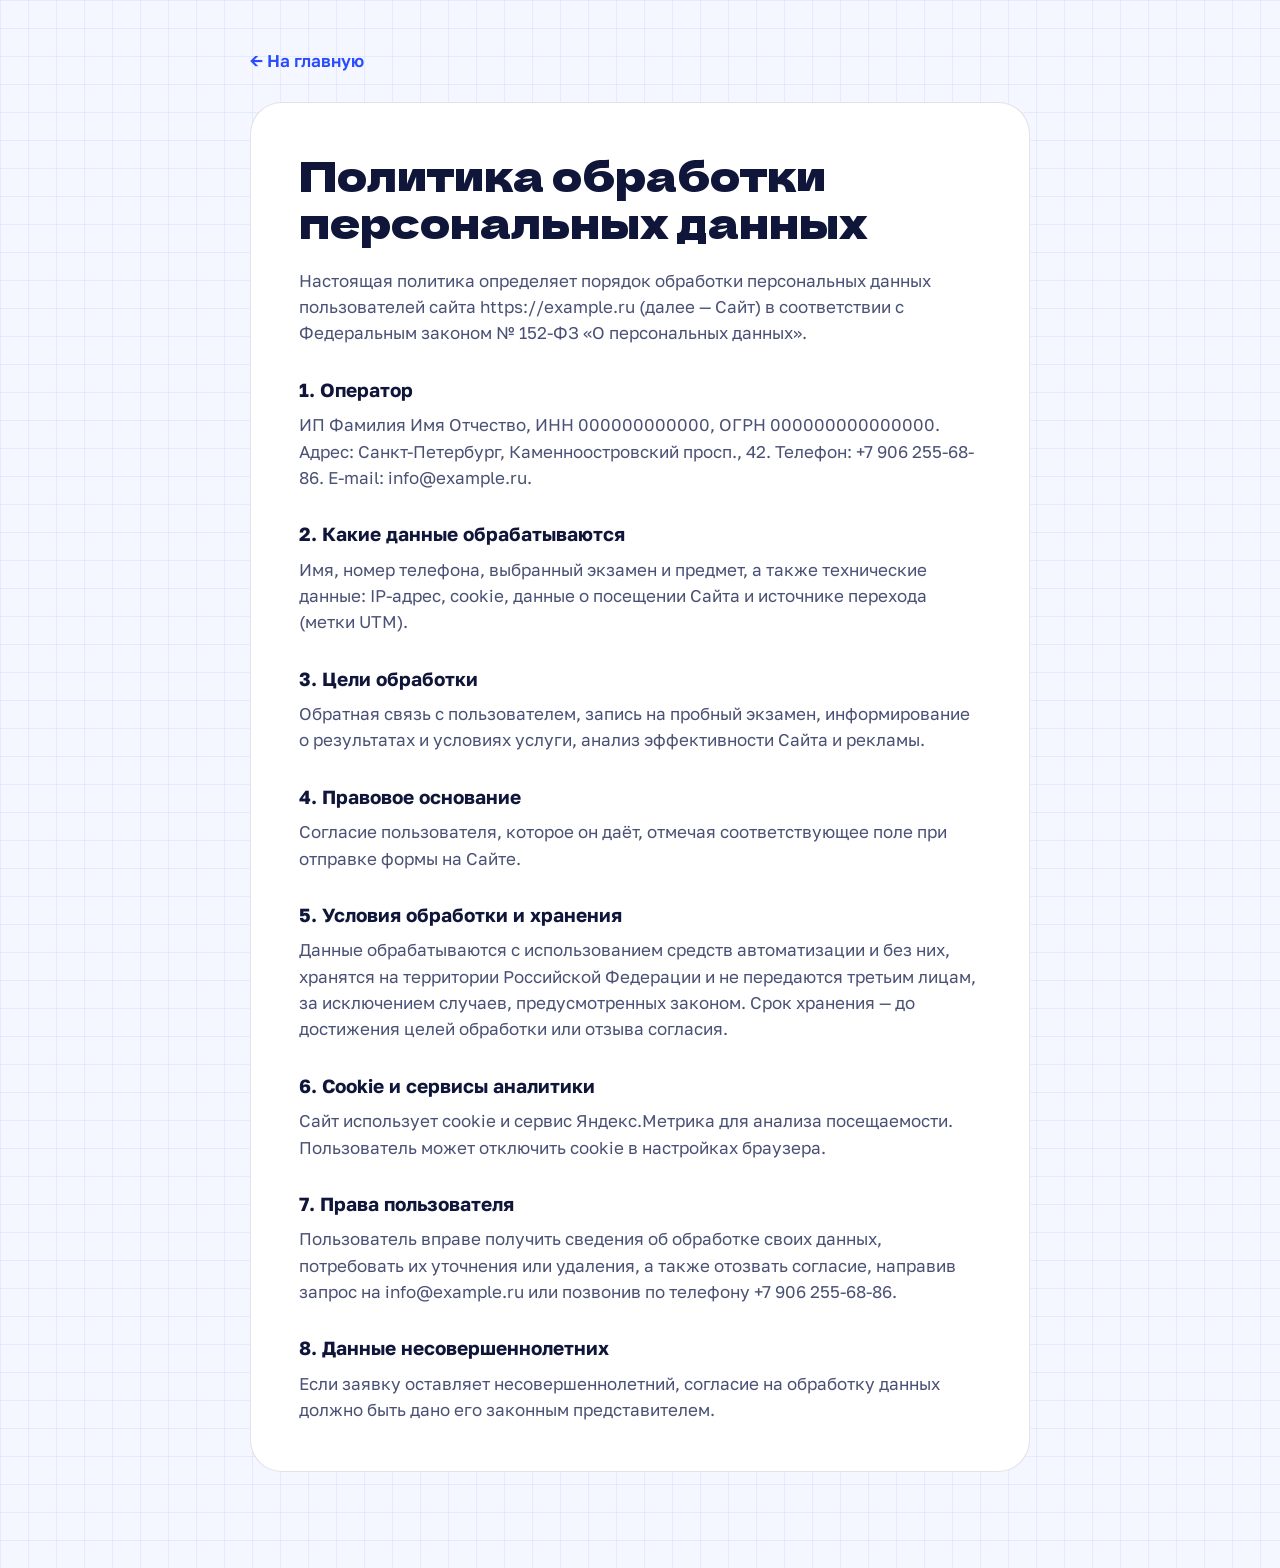
<file: privacy/index.html>
<!doctype html>
<html lang="ru">
<head>
  <meta charset="utf-8">
  <meta name="viewport" content="width=device-width, initial-scale=1">
  <title>Политика обработки персональных данных | IQ Center</title>
  <meta name="robots" content="noindex, follow">
  <link rel="icon" href="../favicon.svg" type="image/svg+xml">
  <link rel="preconnect" href="https://fonts.googleapis.com">
  <link rel="preconnect" href="https://fonts.gstatic.com" crossorigin>
  <link href="https://fonts.googleapis.com/css2?family=Dela+Gothic+One&family=Golos+Text:wght@400;500;600;700&family=JetBrains+Mono:wght@700&display=swap" rel="stylesheet">
  <link rel="stylesheet" href="../assets/css/style.css">
  <style>
    .policy { max-width: 780px; padding: 48px 0 96px; }
    .policy__back { display: inline-flex; gap: 8px; margin-bottom: 28px; color: var(--blue); font-weight: 600; text-decoration: none; }
    .policy__card { padding: 32px 24px; background: var(--white); border: 1px solid var(--line); border-radius: var(--r-lg); }
    @media (min-width: 768px) { .policy__card { padding: 48px; } }
    .policy h1 { font: 400 clamp(28px, 5vw, 42px)/1.1 var(--f-display); margin-bottom: 24px; }
    .policy h2 { font-size: 19px; font-weight: 700; margin: 28px 0 8px; }
    .policy p { color: var(--ink-2); }
  </style>
</head>
<body>
  <main class="wrap policy">
    <a class="policy__back" href="../">← На главную</a>
    <div class="policy__card">
      <h1>Политика обработки персональных данных</h1>
      <p>Настоящая политика определяет порядок обработки персональных данных пользователей сайта https://example.ru (далее — Сайт) в соответствии с Федеральным законом № 152-ФЗ «О персональных данных».</p>

      <h2>1. Оператор</h2>
      <p>ИП Фамилия Имя Отчество, ИНН 000000000000, ОГРН 000000000000000. Адрес: Санкт-Петербург, Каменноостровский просп., 42. Телефон: +7 906 255-68-86. E-mail: info@example.ru.</p>

      <h2>2. Какие данные обрабатываются</h2>
      <p>Имя, номер телефона, выбранный экзамен и предмет, а также технические данные: IP-адрес, cookie, данные о посещении Сайта и источнике перехода (метки UTM).</p>

      <h2>3. Цели обработки</h2>
      <p>Обратная связь с пользователем, запись на пробный экзамен, информирование о результатах и условиях услуги, анализ эффективности Сайта и рекламы.</p>

      <h2>4. Правовое основание</h2>
      <p>Согласие пользователя, которое он даёт, отмечая соответствующее поле при отправке формы на Сайте.</p>

      <h2>5. Условия обработки и хранения</h2>
      <p>Данные обрабатываются с использованием средств автоматизации и без них, хранятся на территории Российской Федерации и не передаются третьим лицам, за исключением случаев, предусмотренных законом. Срок хранения — до достижения целей обработки или отзыва согласия.</p>

      <h2>6. Cookie и сервисы аналитики</h2>
      <p>Сайт использует cookie и сервис Яндекс.Метрика для анализа посещаемости. Пользователь может отключить cookie в настройках браузера.</p>

      <h2>7. Права пользователя</h2>
      <p>Пользователь вправе получить сведения об обработке своих данных, потребовать их уточнения или удаления, а также отозвать согласие, направив запрос на info@example.ru или позвонив по телефону +7 906 255-68-86.</p>

      <h2>8. Данные несовершеннолетних</h2>
      <p>Если заявку оставляет несовершеннолетний, согласие на обработку данных должно быть дано его законным представителем.</p>
    </div>
  </main>
</body>
</html>
</file>
<file: assets/css/style.css>
/* ==========================================================================
   IQ Center — пробные ЕГЭ и ОГЭ
   Идея: страница — экзаменационный лист. Бумага в клетку, синие ячейки
   бланка, красная ручка эксперта и жёлтый маркер для главного действия.
   ========================================================================== */

:root {
  --paper: #F4F7FF;
  --paper-2: #EAF0FF;
  --grid: rgba(43, 75, 255, .075);
  --ink: #10163A;
  --ink-2: #4A5175;
  --ink-3: #7C83A6;
  --blue: #2B4BFF;
  --blue-deep: #1B2FC4;
  --sky: #D9E4FF;
  --marker: #FFE14D;
  --marker-deep: #F5C800;
  --red: #E5412F;
  --green: #1FA36B;
  --white: #FFFFFF;
  --line: rgba(16, 22, 58, .12);

  --f-display: "Dela Gothic One", "Golos Text", system-ui, sans-serif;
  --f-body: "Golos Text", system-ui, -apple-system, "Segoe UI", sans-serif;
  --f-hand: "Caveat", "Comic Sans MS", cursive;
  --f-mono: "JetBrains Mono", ui-monospace, Menlo, monospace;

  --r-lg: 32px;
  --r-md: 24px;
  --r-sm: 14px;
  --shadow: 0 1px 0 rgba(16, 22, 58, .04), 0 18px 40px -18px rgba(27, 47, 196, .28);
  --wrap: 1200px;
  --gutter: 16px;
  --cell: 28px;
}

@media (min-width: 768px) { :root { --gutter: 32px; } }

/* ---------- База ---------- */
*, *::before, *::after { box-sizing: border-box; }
html { scroll-behavior: smooth; scroll-padding-top: 84px; -webkit-text-size-adjust: 100%; }
body {
  margin: 0;
  font: 400 17px/1.55 var(--f-body);
  color: var(--ink);
  background-color: var(--paper);
  background-image:
    linear-gradient(var(--grid) 1px, transparent 1px),
    linear-gradient(90deg, var(--grid) 1px, transparent 1px);
  background-size: var(--cell) var(--cell);
  -webkit-font-smoothing: antialiased;
  overflow-x: hidden;
  overflow-x: clip;
}
img, svg { display: block; max-width: 100%; }
a { color: inherit; }
h1, h2, h3, p, ul, ol, dl, dd { margin: 0; }
ul, ol { padding: 0; list-style: none; }
button, input, select { font: inherit; color: inherit; }
:focus-visible { outline: 3px solid var(--blue); outline-offset: 3px; border-radius: 6px; }

.wrap { width: 100%; max-width: calc(var(--wrap) + var(--gutter) * 2); margin: 0 auto; padding: 0 var(--gutter); }

/* ---------- Кнопки ---------- */
.btn {
  --h: 58px;
  display: inline-flex; align-items: center; justify-content: center; gap: 10px;
  min-height: var(--h); padding: 0 28px;
  border: 2px solid var(--ink); border-radius: 999px;
  font-weight: 700; font-size: 17px; text-decoration: none; cursor: pointer;
  transition: transform .15s ease, box-shadow .15s ease, background-color .15s ease;
}
.btn svg { width: 20px; height: 20px; flex: none; transition: transform .2s ease; }
.btn--marker { background: var(--marker); color: var(--ink); box-shadow: 4px 4px 0 var(--ink); }
.btn--marker:hover { transform: translate(-2px, -2px); box-shadow: 6px 6px 0 var(--ink); }
.btn--marker:hover svg { transform: translateX(4px); }
.btn--marker:active { transform: translate(3px, 3px); box-shadow: 1px 1px 0 var(--ink); }
.btn--ghost { background: var(--white); border-color: var(--line); }
.btn--ghost:hover { border-color: var(--ink); }
.btn--sm { --h: 46px; padding: 0 20px; font-size: 15px; }
.btn--sm.btn--marker { box-shadow: 3px 3px 0 var(--ink); }
.btn--wide { width: 100%; }

.link { color: var(--blue); font-weight: 600; text-decoration-thickness: 2px; text-underline-offset: 3px; }

/* ---------- Шапка ---------- */
.header {
  position: sticky; top: 0; z-index: 50;
  background: rgba(244, 247, 255, .86);
  backdrop-filter: saturate(1.4) blur(12px); -webkit-backdrop-filter: saturate(1.4) blur(12px);
  border-bottom: 1px solid transparent;
  transition: border-color .2s ease;
}
.header.is-scrolled { border-bottom-color: var(--line); }
.header__row { display: flex; align-items: center; gap: 24px; height: 72px; }
.logo { display: flex; align-items: center; gap: 10px; text-decoration: none; flex: none; }
.logo__mark {
  display: grid; place-items: center; width: 44px; height: 44px;
  background: var(--blue); color: var(--white); border-radius: 12px;
  font: 400 18px/1 var(--f-display); letter-spacing: .02em;
  box-shadow: 3px 3px 0 var(--ink);
}
.logo__text { font-size: 13px; font-weight: 700; line-height: 1.15; }
.nav { display: none; gap: 28px; margin-left: auto; font-size: 15px; font-weight: 500; }
.nav a { text-decoration: none; color: var(--ink-2); }
.nav a:hover { color: var(--ink); }
.header__phone { display: none; font-weight: 700; text-decoration: none; white-space: nowrap; }
.header__cta { margin-left: auto; }
@media (min-width: 980px) {
  .nav { display: flex; }
  .header__phone { display: block; }
  .header__cta { margin-left: 0; }
}

/* ---------- Общие элементы секций ---------- */
.section { padding: 72px 0; position: relative; }
.section--tight { padding-top: 24px; }
.section--paper { background: rgba(255, 255, 255, .6); border-block: 1px solid var(--line); }
@media (min-width: 768px) { .section { padding: 112px 0; } .section--tight { padding-top: 40px; } }

.head { max-width: 760px; margin-bottom: 40px; }
.head--row { max-width: none; display: grid; gap: 16px; align-items: end; }
@media (min-width: 900px) { .head--row { grid-template-columns: 1.3fr 1fr; gap: 48px; } }
.head__lead { margin-top: 16px; color: var(--ink-2); font-size: 18px; max-width: 620px; }
.head--row .head__lead { margin-top: 0; }

.eyebrow {
  display: inline-flex; align-items: center; gap: 8px;
  margin-bottom: 14px;
  font: 700 12px/1 var(--f-mono); letter-spacing: .14em; text-transform: uppercase; color: var(--blue);
}
.eyebrow::before { content: ""; width: 18px; height: 2px; background: currentColor; }
.eyebrow--light { color: var(--marker); }

.h2 {
  font: 400 clamp(30px, 5.2vw, 52px)/1.08 var(--f-display);
  letter-spacing: -.01em; text-wrap: balance;
}
.h2--light { color: var(--white); }
.hl {
  background: linear-gradient(transparent 58%, var(--marker) 58%, var(--marker) 92%, transparent 92%);
  padding: 0 .08em; margin: 0 -.08em;
}

/* Пометки красной ручкой на полях */
.margin-note {
  font: 700 22px/1.05 var(--f-hand); color: var(--red);
  transform: rotate(-4deg); pointer-events: none;
}

/* ---------- HERO ---------- */
.hero { padding: 28px 0 56px; overflow-x: hidden; overflow-x: clip; }
.hero__grid { display: grid; gap: 40px; align-items: center; }
.hero__grid > *, .bento > *, .offer > *, .lead-box > *, .faq > *, .contacts > * { min-width: 0; }
@media (min-width: 1024px) { .hero { padding: 48px 0 80px; } .hero__grid { grid-template-columns: 1.08fr .92fr; gap: 56px; } }

/* Плашка «Очно» — главное отличие от онлайн-тестов */
.offline {
  display: inline-flex; align-items: center; gap: 14px;
  margin-bottom: 12px; padding: 6px 20px 6px 6px;
  background: var(--ink); color: var(--white); border-radius: 999px;
  box-shadow: 4px 4px 0 var(--blue);
}
.offline__tag {
  padding: 9px 16px 8px; border-radius: 999px;
  background: var(--marker); color: var(--ink);
  font: 400 20px/1 var(--f-display); letter-spacing: .04em; text-transform: uppercase;
}
.offline__text { font-size: 16px; font-weight: 600; line-height: 1.25; }
@media (min-width: 1024px) {
  .offline { padding-right: 24px; margin-bottom: 16px; }
  .offline__tag { font-size: 26px; padding: 11px 20px 10px; }
  .offline__text { font-size: 18px; }
}
.offline s {
  position: relative; text-decoration: none; color: #B9BEDA; white-space: nowrap;
}
.offline s::after { /* зачёркнуто красной ручкой */
  content: ""; position: absolute; left: -3px; right: -3px; top: 52%; height: 3px;
  background: var(--red); border-radius: 2px; transform: rotate(-7deg);
}

.chips { display: flex; flex-wrap: wrap; gap: 8px; margin-bottom: 26px; }
.chip {
  display: inline-flex; align-items: center; gap: 8px;
  padding: 8px 14px; background: var(--white); border: 1px solid var(--line); border-radius: 999px;
  font-size: 14px; font-weight: 500;
}
.chip svg { width: 16px; height: 16px; color: var(--blue); }
.chip b, .ticket__metro b, .lead-box__metro b, .metro-dot {
  display: inline-grid; place-items: center; width: 20px; height: 20px; border-radius: 50%;
  background: var(--red); color: var(--white); font-size: 11px; font-weight: 700; flex: none;
}

.hero__title {
  font: 400 clamp(40px, 8.4vw, 76px)/1.08 var(--f-display);
  letter-spacing: -.015em;
}
/* Буквы в ячейках бланка */
.cells { display: inline-flex; gap: .06em; vertical-align: .04em; }
.cells i {
  display: inline-grid; place-items: center;
  width: .98em; height: 1.12em;
  font-style: normal; font-family: var(--f-mono); font-weight: 700; font-size: .78em;
  color: var(--blue); background: var(--white);
  border: 2px solid var(--blue); border-radius: .12em;
}
.hero__hand {
  position: relative; display: block; width: fit-content;
  margin-top: .08em; padding: 0 .2em;
  font: 700 1.3em/1 var(--f-hand); color: var(--red); letter-spacing: 0;
  transform: rotate(-2deg);
}
.hero__loop {
  position: absolute; inset: -.18em -.22em -.22em -.28em;
  width: calc(100% + .5em); height: calc(100% + .4em);
  color: var(--red);
  stroke-dasharray: 1100; stroke-dashoffset: 1100;
  animation: draw 1.1s .5s cubic-bezier(.6, 0, .3, 1) forwards;
}
@keyframes draw { to { stroke-dashoffset: 0; } }

.hero__lead { margin-top: 26px; font-size: 19px; color: var(--ink-2); max-width: 560px; }

.ticks { display: grid; gap: 10px; margin-top: 24px; }
.ticks li { display: flex; gap: 12px; align-items: flex-start; font-weight: 500; }
.ticks svg { width: 22px; height: 22px; color: var(--red); flex: none; margin-top: 1px; }

.hero__actions { display: flex; flex-wrap: wrap; align-items: center; gap: 16px 28px; margin-top: 34px; }
.hero__call { display: flex; align-items: center; gap: 12px; text-decoration: none; font-size: 14px; color: var(--ink-2); line-height: 1.3; }
.hero__call b { color: var(--ink); font-size: 17px; }
.hero__call svg {
  width: 46px; height: 46px; padding: 11px; border-radius: 50%;
  background: var(--white); border: 1px solid var(--line); color: var(--blue);
}

/* Бланк ответов */
.hero__sheet { position: relative; max-width: 520px; width: 100%; justify-self: center; }
.tabs { display: flex; gap: 6px; margin-bottom: 14px; overflow-x: auto; scrollbar-width: none; padding: 2px; }
.tabs::-webkit-scrollbar { display: none; }
.tab {
  flex: none; padding: 9px 16px; border-radius: 999px; cursor: pointer;
  background: var(--white); border: 1px solid var(--line);
  font-size: 14px; font-weight: 600; color: var(--ink-2);
}
.tab:hover { color: var(--ink); border-color: var(--ink-3); }
.tab.is-active { background: var(--blue); color: var(--white); border-color: var(--blue); }

.sheet {
  position: relative;
  background: var(--white);
  border: 2px solid var(--ink); border-radius: var(--r-md);
  padding: 22px 22px 18px;
  box-shadow: 10px 10px 0 var(--blue);
  transform: rotate(1.2deg);
}
.sheet::before { /* перфорация сверху, как у бланка */
  content: ""; position: absolute; left: 24px; right: 24px; top: 9px; height: 3px;
  background: repeating-linear-gradient(90deg, var(--sky) 0 10px, transparent 10px 16px);
}
.sheet__head { display: flex; justify-content: space-between; gap: 12px; align-items: flex-start; padding-top: 6px; }
.sheet__kicker { font: 700 11px/1 var(--f-mono); letter-spacing: .14em; color: var(--ink-3); }
.sheet__subject { margin-top: 8px; font: 400 22px/1.1 var(--f-display); }
.sheet__timer {
  display: flex; flex-direction: column; align-items: flex-end; gap: 4px;
  padding: 8px 12px; border-radius: 10px; background: var(--ink); color: #9DFFC9;
  font: 700 22px/1 var(--f-mono); font-variant-numeric: tabular-nums;
}
.sheet__timer small { font-size: 10px; letter-spacing: .14em; color: var(--ink-3); }

.sheet__meta { display: flex; gap: 24px; margin: 18px 0 14px; padding-bottom: 14px; border-bottom: 1.5px dashed var(--line); }
.sheet__meta small, .report__label { display: block; font: 700 10px/1 var(--f-mono); letter-spacing: .14em; color: var(--ink-3); margin-bottom: 6px; }
.mini-cells { display: inline-flex; gap: 3px; }
.mini-cells i {
  display: grid; place-items: center; width: 24px; height: 28px;
  border: 1.5px solid var(--blue); border-radius: 4px;
  font: 700 15px/1 var(--f-mono); font-style: normal; color: var(--ink);
}

.sheet__rows { display: grid; gap: 7px; min-height: 246px; }
.row { display: grid; grid-template-columns: 26px 1fr 34px; align-items: center; gap: 8px; }
.row__n { font: 700 13px/1 var(--f-mono); color: var(--ink-3); text-align: right; }
.row__cells { display: flex; gap: 3px; overflow: hidden; }
.row__cells i {
  display: grid; place-items: center; flex: none; width: 26px; height: 32px;
  border: 1.5px solid var(--sky); border-radius: 4px;
  font: 700 17px/1 var(--f-mono); font-style: normal; color: var(--blue-deep);
}
.row__cells i:empty { background: var(--paper); }
.row__mark { width: 30px; height: 30px; opacity: 0; transform: scale(.4) rotate(-15deg); transition: opacity .25s ease, transform .35s cubic-bezier(.3, 1.6, .5, 1); }
.row__mark.ok { color: var(--green); }
.row__mark.bad { color: var(--red); }
.row.is-checked .row__mark { opacity: 1; transform: none; }
.row.is-typing .row__cells i:not(:empty) { animation: ink .25s ease both; }
@keyframes ink { from { opacity: 0; transform: translateY(-3px); } }

.sheet__foot { display: flex; justify-content: space-between; align-items: center; gap: 12px; margin-top: 16px; padding-top: 14px; border-top: 1.5px dashed var(--line); }
.sheet__note { font-size: 13px; color: var(--ink-2); line-height: 1.35; }
.stamp {
  display: inline-flex; flex-direction: column; align-items: center;
  padding: 6px 14px; border: 3px solid var(--red); border-radius: 10px;
  font: 700 12px/1 var(--f-mono); letter-spacing: .12em; color: var(--red);
  transform: rotate(-8deg) scale(1.6); opacity: 0;
  transition: opacity .2s ease, transform .35s cubic-bezier(.3, 1.5, .5, 1);
}
.stamp b { font: 400 26px/1.1 var(--f-display); letter-spacing: 0; }
.stamp.is-on { opacity: .92; transform: rotate(-8deg) scale(1); }

.margin-note--sheet { position: absolute; right: -8px; bottom: -58px; text-align: right; }
@media (min-width: 1200px) { .margin-note--sheet { right: -70px; } }

/* Полоса фактов */
.facts {
  display: grid; grid-template-columns: repeat(2, 1fr);
  margin-top: 88px; background: var(--white);
  border: 2px solid var(--ink); border-radius: var(--r-md); overflow: hidden;
}
.facts li { padding: 20px; border-right: 1px solid var(--line); border-bottom: 1px solid var(--line); }
.facts li:nth-child(2n) { border-right: 0; }
.facts b { display: block; font: 400 22px/1.1 var(--f-display); color: var(--blue); }
.facts span { display: block; margin-top: 6px; font-size: 14px; color: var(--ink-2); line-height: 1.4; }
.facts .facts__main { background: var(--marker); }
.facts .facts__main b { color: var(--ink); }
.facts .facts__main span { color: var(--ink); }
@media (min-width: 900px) {
  .facts { grid-template-columns: repeat(4, 1fr); }
  .facts li { border-bottom: 0; border-right: 1px solid var(--line); padding: 26px 28px; }
  .facts li:nth-child(2n) { border-right: 1px solid var(--line); }
  .facts li:last-child { border-right: 0; }
}

/* ---------- Карточки / бенто ---------- */
.bento { display: grid; gap: 16px; }
.card {
  position: relative; overflow: hidden;
  display: flex; flex-direction: column; gap: 12px;
  padding: 28px; min-height: 240px;
  background: var(--white); border: 1px solid var(--line); border-radius: var(--r-lg);
  box-shadow: var(--shadow);
}
.card h3 { font-size: 22px; line-height: 1.2; font-weight: 700; letter-spacing: -.01em; max-width: 20ch; }
.card p { color: var(--ink-2); font-size: 16px; max-width: 42ch; }
.card--blue { background: var(--sky); border-color: transparent; }
.card--ink { background: var(--ink); color: var(--white); border-color: var(--ink); }
.card--ink p { color: #B9BEDA; }
.card--marker { background: var(--marker); border-color: transparent; }
.card--marker p { color: var(--ink); }
.card__tag {
  align-self: flex-start;
  font: 700 22px/1 var(--f-hand); color: var(--red);
  border: 2px solid var(--red); border-radius: 50% 45% 50% 40%; padding: 4px 12px 2px;
  transform: rotate(-4deg);
}
.card--ink .card__tag { color: #FF8A7A; border-color: #FF8A7A; }

@media (min-width: 760px) {
  .bento--why { grid-template-columns: repeat(6, 1fr); }
  .bento--why .card:nth-child(1) { grid-column: span 4; }
  .bento--why .card:nth-child(2) { grid-column: span 2; }
  .bento--why .card:nth-child(3) { grid-column: span 3; }
  .bento--why .card:nth-child(4) { grid-column: span 3; }
}

.doodle--heart { position: absolute; right: 24px; bottom: 22px; width: 140px; color: var(--blue); opacity: .55; }
@media (max-width: 759px) { .doodle--heart { position: static; margin-top: auto; width: 110px; } }

.clock {
  position: relative; margin-top: auto; width: 64px; height: 64px; border-radius: 50%;
  border: 3px solid var(--ink);
  background: conic-gradient(var(--red) 0 78%, transparent 78%);
}
.clock::after { content: ""; position: absolute; inset: 6px; border-radius: 50%; background: var(--white); }
.clock__hand { position: absolute; z-index: 1; left: 50%; top: 50%; width: 3px; height: 22px; margin-left: -1.5px; background: var(--ink); border-radius: 2px; transform-origin: 50% 0; transform: rotate(180deg); animation: spin 6s linear infinite; }
@keyframes spin { to { transform: rotate(540deg); } }

.wrong-cells { position: relative; display: flex; gap: 3px; margin-top: auto; }
.wrong-cells i {
  display: grid; place-items: center; width: 34px; height: 42px;
  border: 1.5px solid var(--sky); border-radius: 5px;
  font: 700 20px/1 var(--f-mono); font-style: normal; color: var(--blue-deep);
}
.wrong-cells i.bad { width: 48px; color: var(--ink-3); }
.wrong-cells svg { position: absolute; left: 110px; top: -4px; width: 50px; height: 50px; color: var(--red); }

.margin-note--card { position: absolute; right: 22px; bottom: 20px; font-size: 26px; color: #FF8A7A; }
@media (max-width: 759px) { .margin-note--card { position: static; margin-top: auto; } }

/* ---------- Регламент ---------- */
.steps {
  display: grid; grid-template-columns: 1fr; gap: 12px;
  counter-reset: s;
}
@media (min-width: 620px) { .steps { grid-template-columns: repeat(2, 1fr); } }
@media (min-width: 1000px) { .steps { grid-template-columns: repeat(4, 1fr); } }
.step {
  position: relative; padding: 22px 22px 24px;
  background: var(--white); border: 1px solid var(--line); border-radius: var(--r-md);
}
.step__n {
  display: grid; place-items: center; width: 40px; height: 46px; margin-bottom: 16px;
  border: 2px solid var(--blue); border-radius: 6px;
  font: 700 22px/1 var(--f-mono); color: var(--blue);
}
.step h3 { font-size: 18px; font-weight: 700; line-height: 1.25; }
.step p { margin-top: 6px; font-size: 15px; color: var(--ink-2); }
.step--final { background: var(--blue); border-color: var(--blue); color: var(--white); }
.step--final p { color: #D5DCFF; }
.step--final .step__n { border-color: var(--marker); color: var(--marker); }

/* ---------- Отчёт ---------- */
@media (min-width: 900px) {
  .bento--result { grid-template-columns: 1.2fr 1fr 1fr; grid-template-rows: auto auto; }
  .bento--result .report { grid-row: span 2; }
}
@media (min-width: 620px) and (max-width: 899px) {
  .bento--result { grid-template-columns: 1fr 1fr; }
  .bento--result .report { grid-column: span 2; }
}
.card--sm { min-height: 0; }
.card__num { font: 400 40px/1 var(--f-display); color: var(--blue); }
.card__num--red { color: var(--red); font-family: var(--f-body); }
.card--marker .card__num { color: var(--ink); }

.report {
  padding: 28px; background: var(--white);
  border: 2px solid var(--ink); border-radius: var(--r-lg);
  box-shadow: 8px 8px 0 var(--ink);
}
.report__top { display: flex; justify-content: space-between; align-items: center; }
.report__title { font-weight: 700; font-size: 18px; }
.report__ex { font: 700 22px/1 var(--f-hand); color: var(--red); }
.report__scores { display: grid; grid-template-columns: 1fr 1fr; gap: 10px; margin: 18px 0 22px; }
.report__scores > div { padding: 16px; background: var(--paper); border-radius: var(--r-sm); }
.report__scores small { display: block; font-size: 13px; color: var(--ink-2); }
.report__scores b { font: 400 40px/1.1 var(--f-display); }
.report__scores b span { font-size: 20px; color: var(--ink-3); }
.report__test { background: var(--blue) !important; color: var(--white); }
.report__test small { color: #D5DCFF !important; }
.report__grid { display: grid; grid-template-columns: repeat(10, 1fr); gap: 4px; }
.report__grid span {
  display: grid; place-items: center; aspect-ratio: 1; border-radius: 6px;
  font: 700 12px/1 var(--f-mono); color: var(--white);
}
.report__grid .ok { background: var(--green); }
.report__grid .part { background: var(--marker-deep); color: var(--ink); }
.report__grid .bad { background: var(--red); }
.report__legend { display: flex; gap: 14px; margin-top: 10px; font-size: 12px; color: var(--ink-2); }
.report__legend span { display: inline-flex; align-items: center; gap: 6px; }
.report__legend i { width: 10px; height: 10px; border-radius: 3px; }
.report__legend .ok { background: var(--green); } .report__legend .part { background: var(--marker-deep); } .report__legend .bad { background: var(--red); }
.report__todo { margin-top: 22px; padding: 16px 18px; border-left: 4px solid var(--red); background: #FFF3F1; border-radius: 0 var(--r-sm) var(--r-sm) 0; }
.report__todo b { font-size: 15px; }
.report__todo ul { margin-top: 8px; display: grid; gap: 4px; }
.report__todo li { font-size: 15px; color: var(--ink-2); }
.report__todo li::before { content: "— "; color: var(--red); }

/* ---------- Предложение ---------- */
.section--blue {
  background-color: var(--blue);
  background-image:
    linear-gradient(rgba(255, 255, 255, .07) 1px, transparent 1px),
    linear-gradient(90deg, rgba(255, 255, 255, .07) 1px, transparent 1px);
  background-size: var(--cell) var(--cell);
  color: var(--white);
}
.offer { display: grid; gap: 40px; align-items: center; }
@media (min-width: 960px) { .offer { grid-template-columns: 1.25fr 1fr; gap: 64px; } }
.offer__lead { margin-top: 16px; font-size: 19px; color: #D5DCFF; max-width: 560px; }
.offer__list { display: grid; gap: 14px; margin-top: 28px; }
.offer__list li { display: flex; gap: 12px; font-size: 17px; font-weight: 500; }
.offer__list svg { width: 22px; height: 22px; color: var(--marker); flex: none; margin-top: 2px; }
.offer__small { margin-top: 24px; font-size: 15px; color: #D5DCFF; }

.ticket {
  position: relative;
  padding: 32px 28px 26px; background: var(--white); color: var(--ink);
  border: 2px solid var(--ink); border-radius: var(--r-lg);
  box-shadow: 10px 10px 0 var(--ink);
  transform: rotate(-1.2deg);
}
.ticket__badge {
  display: inline-block; padding: 6px 12px; border-radius: 999px;
  background: #E3F8EE; color: var(--green);
  font: 700 12px/1 var(--f-mono); letter-spacing: .1em; text-transform: uppercase;
}
.ticket__badge::before { content: "● "; animation: blink 1.4s infinite; }
@keyframes blink { 50% { opacity: .2; } }
.ticket__title { margin: 16px 0 24px; font: 400 26px/1.15 var(--f-display); }
.ticket__phone { display: block; margin-top: 16px; text-align: center; font-size: 15px; color: var(--ink-2); text-decoration: none; }
.ticket__phone b { color: var(--ink); }
.ticket__cut { position: relative; margin: 22px -28px 18px; border-top: 2px dashed var(--line); }
.ticket__cut::before, .ticket__cut::after {
  content: ""; position: absolute; top: -14px; width: 26px; height: 26px; border-radius: 50%;
  background: var(--blue); border: 2px solid var(--ink);
}
.ticket__cut::before { left: -15px; clip-path: inset(0 0 0 50%); }
.ticket__cut::after { right: -15px; clip-path: inset(0 50% 0 0); }
.ticket__metro, .lead-box__metro { display: flex; align-items: center; gap: 10px; font-size: 14px; font-weight: 500; }

/* ---------- До / после ---------- */
.compare { display: grid; gap: 16px; }
@media (min-width: 820px) { .compare { grid-template-columns: 1fr 1fr; } }
.compare__col { padding: 30px 28px; border-radius: var(--r-lg); }
.compare__col h3 { font: 400 24px/1.1 var(--f-display); margin-bottom: 20px; }
.compare__col ul { display: grid; gap: 14px; }
.compare__col li { display: flex; gap: 12px; align-items: flex-start; font-size: 17px; }
.compare__col svg { width: 22px; height: 22px; flex: none; margin-top: 2px; }
.compare__col--before { background: var(--white); border: 1.5px dashed var(--ink-3); }
.compare__col--before h3 { color: var(--ink-3); }
.compare__col--before li { color: var(--ink-2); }
.compare__col--before svg { color: var(--red); }
.compare__col--after { background: var(--ink); color: var(--white); }
.compare__col--after svg { color: #6BE3A7; }

.banner {
  display: grid; gap: 24px; align-items: center;
  margin-top: 16px; padding: 36px 30px;
  background: var(--marker); border: 2px solid var(--ink); border-radius: var(--r-lg);
}
.banner .btn--marker { background: var(--white); }
@media (min-width: 900px) { .banner { grid-template-columns: 1fr auto; padding: 44px 48px; gap: 40px; } }
.banner__text { font: 400 clamp(24px, 3.4vw, 36px)/1.15 var(--f-display); text-wrap: balance; }
.banner__hand { font: 700 1.25em/1 var(--f-hand); color: var(--red); white-space: nowrap; }

/* ---------- FAQ ---------- */
.faq { display: grid; gap: 32px; }
@media (min-width: 960px) { .faq { grid-template-columns: .9fr 1.3fr; gap: 64px; align-items: start; } .faq__side { position: sticky; top: 110px; } }
.faq__list { display: grid; gap: 10px; }
.qa { background: var(--white); border: 1px solid var(--line); border-radius: var(--r-md); transition: border-color .2s ease; }
.qa[open] { border-color: var(--ink); }
.qa summary {
  display: flex; justify-content: space-between; gap: 16px; align-items: center;
  padding: 20px 22px; cursor: pointer; list-style: none;
  font-weight: 700; font-size: 17px; line-height: 1.35;
}
.qa summary::-webkit-details-marker { display: none; }
.qa summary svg {
  flex: none; width: 34px; height: 34px; padding: 7px; border-radius: 50%;
  background: var(--paper-2); color: var(--blue); transition: transform .25s ease, background-color .2s ease;
}
.qa[open] summary svg { transform: rotate(45deg); background: var(--marker); color: var(--ink); }
.qa p { padding: 0 22px 22px; color: var(--ink-2); font-size: 16px; }

/* ---------- Форма ---------- */
.lead-box {
  display: grid; gap: 32px;
  padding: 36px 22px; border-radius: var(--r-lg);
  background: var(--ink); color: var(--white);
  background-image:
    linear-gradient(rgba(255, 255, 255, .05) 1px, transparent 1px),
    linear-gradient(90deg, rgba(255, 255, 255, .05) 1px, transparent 1px);
  background-size: var(--cell) var(--cell);
}
@media (min-width: 900px) { .lead-box { grid-template-columns: 1fr 1fr; gap: 56px; padding: 56px; align-items: center; } }
.lead-box__text { margin-top: 16px; font-size: 18px; color: #B9BEDA; max-width: 460px; }
.lead-box__phone { display: inline-flex; align-items: center; gap: 14px; margin-top: 28px; text-decoration: none; }
.lead-box__phone svg { width: 52px; height: 52px; padding: 13px; border-radius: 50%; background: var(--marker); color: var(--ink); }
.lead-box__phone b { display: block; font-size: 22px; }
.lead-box__phone small { color: #B9BEDA; font-size: 14px; }
.lead-box__metro { margin-top: 20px; color: #B9BEDA; }

.form {
  display: grid; gap: 14px;
  padding: 26px 22px; background: var(--white); color: var(--ink);
  border-radius: var(--r-md);
}
@media (min-width: 900px) { .form { padding: 32px; } }
.seg { display: grid; grid-template-columns: 1fr 1fr; gap: 4px; padding: 4px; background: var(--paper-2); border-radius: 999px; }
.seg input { position: absolute; opacity: 0; pointer-events: none; }
.seg span { display: block; padding: 11px 8px; text-align: center; border-radius: 999px; font-weight: 700; font-size: 15px; cursor: pointer; color: var(--ink-2); transition: background-color .15s ease; }
.seg input:checked + span { background: var(--blue); color: var(--white); }
.seg input:focus-visible + span { outline: 3px solid var(--blue); outline-offset: 2px; }

.field { display: grid; gap: 6px; }
.field__label { font-size: 13px; font-weight: 600; color: var(--ink-2); }
.field input, .field select {
  width: 100%; height: 54px; padding: 0 16px;
  background: var(--paper); border: 1.5px solid var(--line); border-radius: var(--r-sm);
  font-size: 17px; appearance: none; -webkit-appearance: none;
  transition: border-color .15s ease, background-color .15s ease;
}
.field select {
  background-image: url("data:image/svg+xml,%3Csvg xmlns='http://www.w3.org/2000/svg' viewBox='0 0 24 24'%3E%3Cpath d='m6 9 6 6 6-6' fill='none' stroke='%2310163A' stroke-width='2' stroke-linecap='round'/%3E%3C/svg%3E");
  background-repeat: no-repeat; background-position: right 14px center; background-size: 20px; padding-right: 44px;
}
.field input:focus, .field select:focus { outline: none; border-color: var(--blue); background-color: var(--white); }
.field__error { display: none; font-size: 13px; color: var(--red); font-weight: 500; }
.field.is-invalid input { border-color: var(--red); background-color: #FFF3F1; }
.field.is-invalid .field__error { display: block; }
.hp { position: absolute; left: -9999px; width: 1px; height: 1px; opacity: 0; }

.agree { display: flex; gap: 10px; align-items: flex-start; font-size: 13px; color: var(--ink-2); line-height: 1.4; cursor: pointer; }
.agree input { width: 18px; height: 18px; margin: 1px 0 0; accent-color: var(--blue); flex: none; }
.agree a { color: var(--blue); }
.agree.is-invalid { color: var(--red); }
.form .btn { margin-top: 4px; }
.form .btn[disabled] { opacity: .6; pointer-events: none; }
.form__status { font-size: 14px; min-height: 1em; }
.form__status.is-error { color: var(--red); }

/* ---------- Контакты ---------- */
.contacts { display: grid; gap: 32px; }
@media (min-width: 900px) { .contacts { grid-template-columns: 1fr 1.4fr; gap: 56px; align-items: stretch; } }
.contacts__list { display: grid; gap: 18px; margin-top: 28px; }
.contacts__list > div { display: grid; grid-template-columns: 90px 1fr; gap: 12px; padding-bottom: 18px; border-bottom: 1px dashed var(--line); }
.contacts__list dt { font: 700 11px/1.9 var(--f-mono); letter-spacing: .12em; text-transform: uppercase; color: var(--ink-3); }
.contacts__list dd { font-weight: 500; }
.contacts__list small { color: var(--ink-2); font-weight: 400; font-size: 14px; }
.metro-dot { margin-right: 8px; vertical-align: -3px; }
.messengers { display: flex; gap: 10px; margin-top: 24px; }
.map { min-height: 360px; border-radius: var(--r-lg); overflow: hidden; border: 2px solid var(--ink); background: var(--paper-2); }
.map iframe { display: block; width: 100%; height: 100%; min-height: 360px; border: 0; }

/* ---------- Футер ---------- */
.footer { margin-top: 40px; padding: 48px 0 110px; background: var(--ink); color: #B9BEDA; font-size: 14px; }
@media (min-width: 900px) { .footer { padding-bottom: 40px; } }
.footer__grid { display: grid; gap: 28px; }
@media (min-width: 900px) { .footer__grid { grid-template-columns: 1fr 1fr 1.4fr; } }
.logo--light .logo__text { color: var(--white); }
.logo--light .logo__mark { box-shadow: 3px 3px 0 var(--marker); }
.footer__col { display: flex; flex-direction: column; align-items: flex-start; gap: 14px; }
.footer__phone { color: var(--white); font-size: 20px; font-weight: 700; text-decoration: none; }
.footer__legal { display: grid; gap: 4px; }
.footer__legal a { color: var(--white); }
.footer__note { display: grid; gap: 10px; margin-top: 32px; padding-top: 24px; border-top: 1px solid rgba(255, 255, 255, .12); font-size: 13px; color: var(--ink-3); }

/* ---------- Мобильная панель ---------- */
.dock {
  position: fixed; left: 12px; right: 12px; bottom: 12px; z-index: 60;
  display: grid; grid-template-columns: auto 1fr; gap: 8px;
  padding: 8px; background: var(--white); border: 2px solid var(--ink); border-radius: 999px;
  box-shadow: 0 12px 30px -10px rgba(16, 22, 58, .35);
  transform: translateY(140%); transition: transform .3s ease;
}
.dock.is-visible { transform: none; }
.dock .btn { box-shadow: none; }
.dock__call {
  display: inline-flex; align-items: center; gap: 8px; padding: 0 16px;
  border-radius: 999px; background: var(--paper-2); text-decoration: none; font-weight: 700; font-size: 15px;
}
.dock__call svg { width: 20px; height: 20px; color: var(--blue); }
@media (min-width: 900px) { .dock { display: none; } }

/* ---------- Модальное окно ---------- */
.modal { border: 0; padding: 0; background: transparent; max-width: calc(100% - 32px); }
.modal::backdrop { background: rgba(16, 22, 58, .55); backdrop-filter: blur(4px); }
.modal__box {
  position: relative; width: 440px; max-width: 100%;
  padding: 36px 28px 28px; background: var(--white); color: var(--ink);
  border: 2px solid var(--ink); border-radius: var(--r-lg); box-shadow: 10px 10px 0 var(--blue);
}
.modal__box h3 { font: 400 28px/1.1 var(--f-display); }
.modal__box p { margin: 12px 0 24px; color: var(--ink-2); }
.modal__stamp {
  position: absolute; top: 20px; right: 20px; padding: 4px 10px;
  border: 3px solid var(--green); border-radius: 8px; color: var(--green);
  font: 700 13px/1 var(--f-mono); letter-spacing: .12em; transform: rotate(8deg);
}

/* ---------- Появление при скролле ---------- */
.js .reveal { opacity: 0; transform: translateY(18px); transition: opacity .6s ease, transform .6s cubic-bezier(.2, .7, .2, 1); }
.js .reveal.is-in { opacity: 1; transform: none; }

@media (prefers-reduced-motion: reduce) {
  *, *::before, *::after { animation-duration: .01ms !important; animation-iteration-count: 1 !important; transition-duration: .01ms !important; }
  html { scroll-behavior: auto; }
  .hero__loop { stroke-dashoffset: 0; }
  .js .reveal { opacity: 1; transform: none; }
}

/* ---------- Мелкие экраны ---------- */
@media (max-width: 420px) {
  .hero__title { font-size: 37px; }
  .sheet { padding: 20px 14px 14px; box-shadow: 6px 6px 0 var(--blue); }
  .row__cells i { width: 22px; height: 28px; font-size: 15px; }
  .row { grid-template-columns: 20px 1fr 28px; gap: 6px; }
  .sheet__subject { font-size: 18px; }
  .sheet__timer { font-size: 18px; }
  .header__cta { padding: 0 14px; }
  .logo__text { display: none; }
}
</file>
